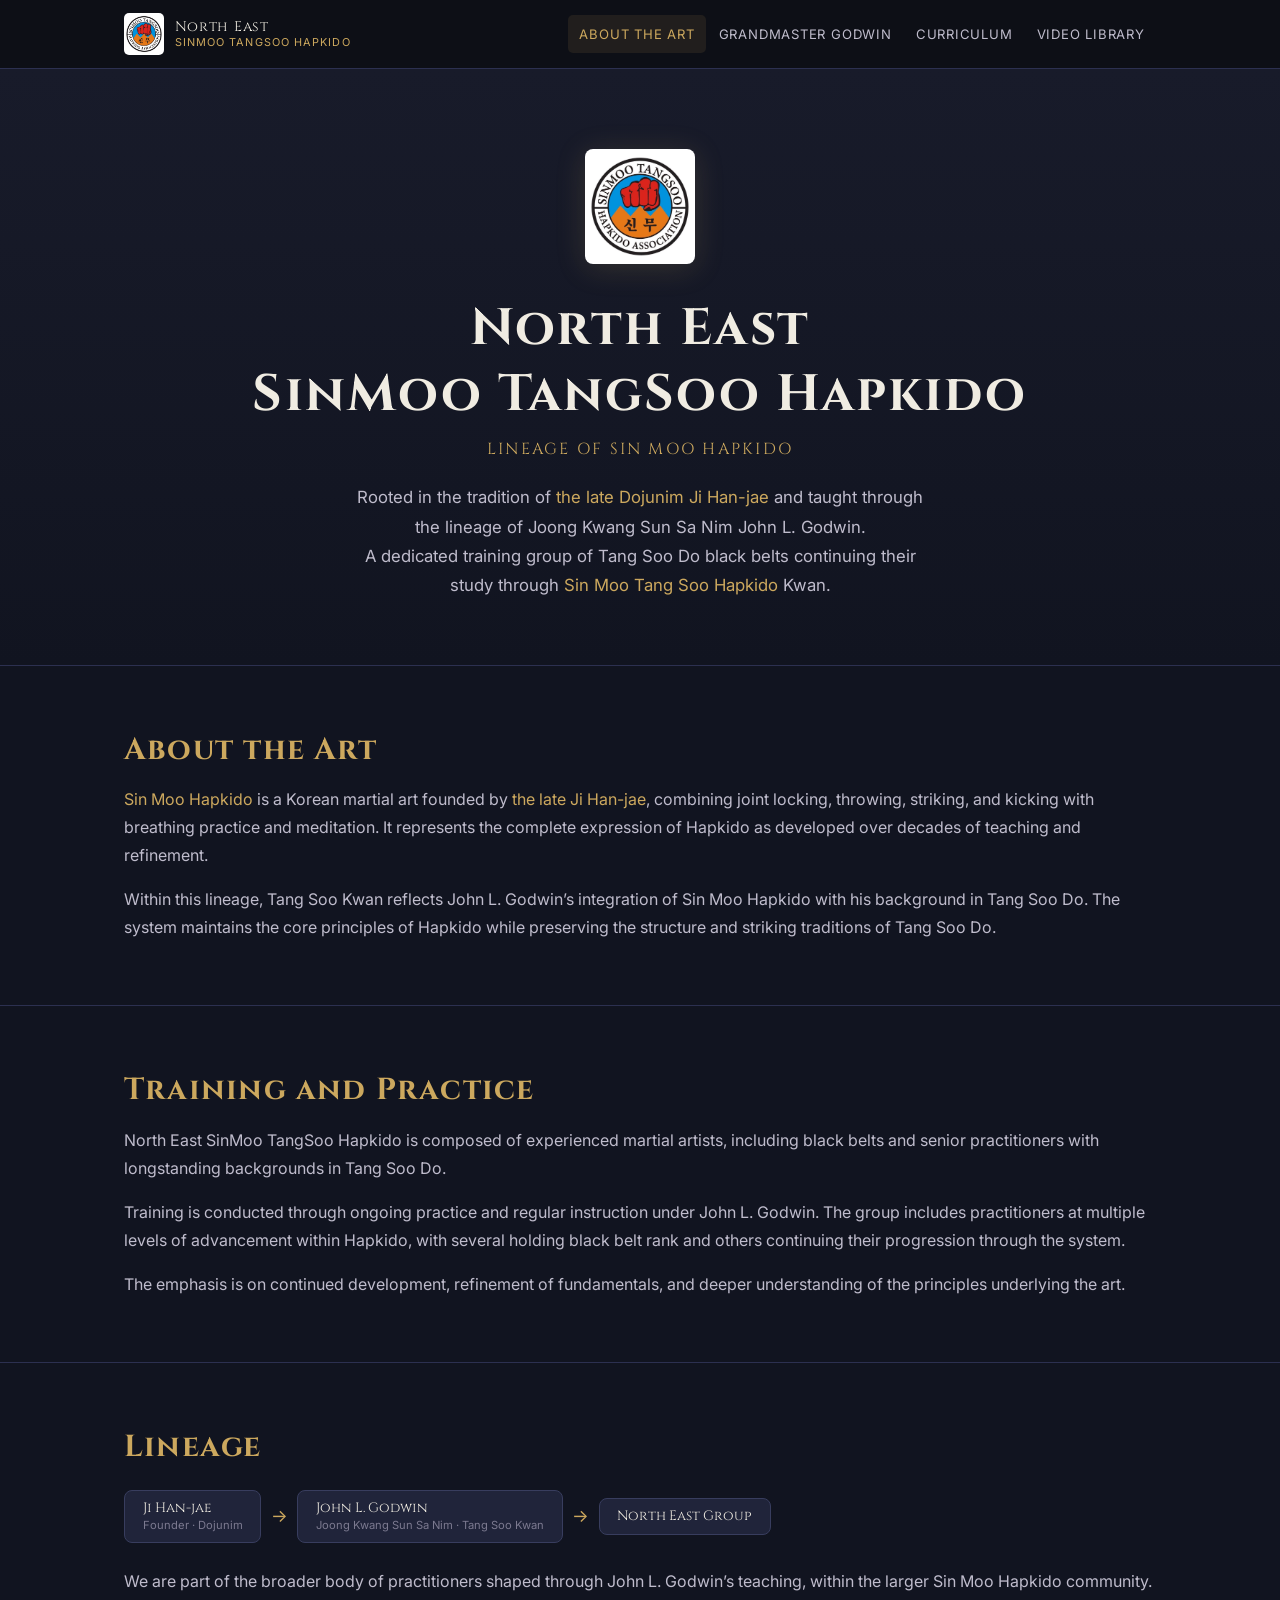
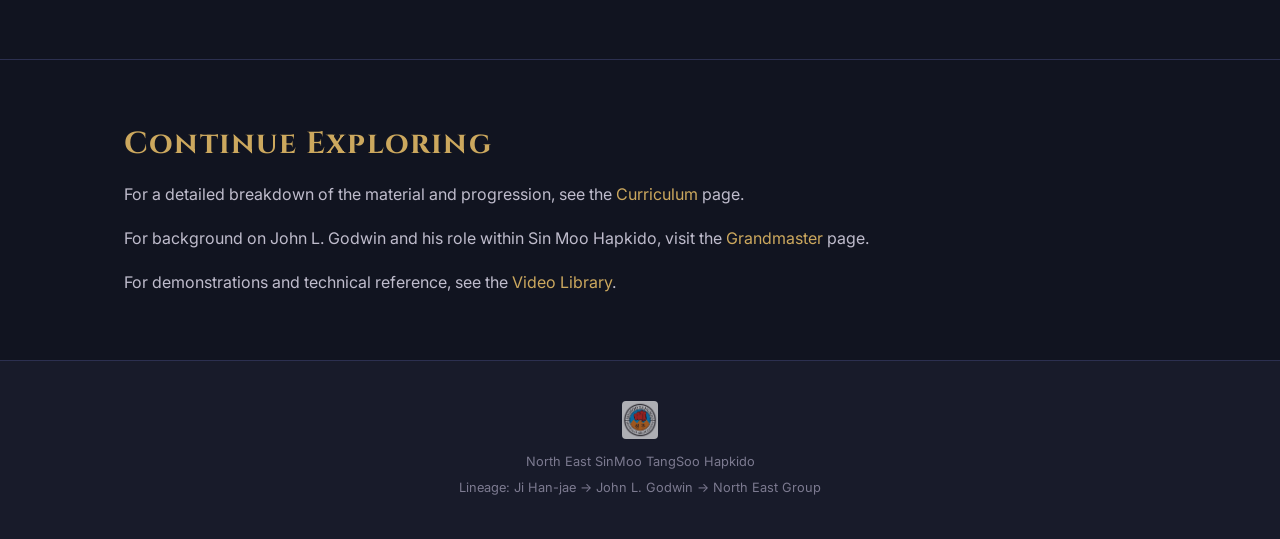
<file: index.html>
<!DOCTYPE html>
<html lang="en">
<head>
  <meta charset="UTF-8">
  <meta name="viewport" content="width=device-width, initial-scale=1.0">
  <title>North East SinMoo TangSoo Hapkido</title>
  <link rel="preconnect" href="https://fonts.googleapis.com">
  <link href="https://fonts.googleapis.com/css2?family=Cinzel:wght@400;600;700&family=Inter:wght@300;400;500;600&display=swap" rel="stylesheet">
  <link rel="stylesheet" href="css/style.css">
</head>
<body>

  <header class="site-header">
    <nav class="nav-container">
      <a href="index.html" class="nav-logo">
        <img src="IMG_1116.jpeg" alt="North East SinMoo TangSoo Hapkido logo">
        <div class="nav-logo-text">
          <span class="school-name">North East</span>
          <span class="school-sub">SinMoo TangSoo Hapkido</span>
        </div>
      </a>
      <ul class="nav-links" id="nav-links">
        <li><a href="index.html" class="active">About the Art</a></li>
        <li><a href="grandmaster.html">Grandmaster Godwin</a></li>
        <li><a href="curriculum.html">Curriculum</a></li>
        <li><a href="videos.html">Video Library</a></li>
      </ul>
      <button class="nav-toggle" id="nav-toggle" aria-label="Toggle navigation">&#9776;</button>
    </nav>
  </header>

  <!-- HERO -->
  <section class="hero">
    <div class="container">
      <img src="IMG_1116.jpeg" alt="North East SinMoo TangSoo Hapkido" class="hero-logo">
      <h1 class="hero-title">North East<br>SinMoo TangSoo Hapkido</h1>
      <p class="hero-subtitle">Lineage of Sin Moo Hapkido</p>
      <p class="hero-tagline">
        Rooted in the tradition of 
        <a href="https://en.wikipedia.org/wiki/Ji_Han-jae" target="_blank" rel="noopener">the late Dojunim Ji Han-jae</a> 
        and taught through the lineage of Joong Kwang Sun Sa Nim John L. Godwin.
      </p>
      <p class="hero-tagline">
        A dedicated training group of Tang Soo Do black belts continuing their study through 
        <a href="https://en.wikipedia.org/wiki/Sin_Moo_Hapkido" target="_blank" rel="noopener">Sin Moo Tang Soo Hapkido</a> Kwan.      </p>
    </div>
  </section>

  <!-- ABOUT THE ART -->
  <section class="section">
    <div class="container">
      <h2>About the Art</h2>
      <p>
        <a href="https://en.wikipedia.org/wiki/Sin_Moo_Hapkido" target="_blank" rel="noopener">Sin Moo Hapkido</a> 
        is a Korean martial art founded by 
        <a href="https://en.wikipedia.org/wiki/Ji_Han-jae" target="_blank" rel="noopener">the late Ji Han-jae</a>, 
        combining joint locking, throwing, striking, and kicking with breathing practice and meditation. 
        It represents the complete expression of Hapkido as developed over decades of teaching and refinement.
      </p>
      <p>
        Within this lineage, Tang Soo Kwan reflects John L. Godwin’s integration of Sin Moo Hapkido with his background in Tang Soo Do. 
        The system maintains the core principles of Hapkido while preserving the structure and striking traditions of Tang Soo Do.
      </p>
    </div>
  </section>

  <!-- TRAINING -->
  <section class="section">
    <div class="container">
      <h2>Training and Practice</h2>
      <p>
        North East SinMoo TangSoo Hapkido is composed of experienced martial artists, including black belts and senior practitioners with longstanding backgrounds in Tang Soo Do.
      </p>
      <p>
        Training is conducted through ongoing practice and regular instruction under John L. Godwin. 
        The group includes practitioners at multiple levels of advancement within Hapkido, with several holding black belt rank and others continuing their progression through the system.
      </p>
      <p>
        The emphasis is on continued development, refinement of fundamentals, and deeper understanding of the principles underlying the art.
      </p>
    </div>
  </section>

  <!-- LINEAGE -->
  <section class="section">
    <div class="container">
      <h2>Lineage</h2>
      <div class="lineage">
        <div class="lineage-node">
          Ji Han-jae
          <small>Founder · Dojunim</small>
        </div>
        <span class="lineage-arrow">&#8594;</span>
        <div class="lineage-node">
          John L. Godwin
          <small>Joong Kwang Sun Sa Nim · Tang Soo Kwan</small>
        </div>
        <span class="lineage-arrow">&#8594;</span>
        <div class="lineage-node">
          North East Group
        </div>
      </div>
      <p>
        We are part of the broader body of practitioners shaped through John L. Godwin’s teaching, within the larger Sin Moo Hapkido community.
      </p>
    </div>
  </section>

  <!-- CONTINUE -->
  <section class="section">
    <div class="container">
      <h2>Continue Exploring</h2>
      <p>
        For a detailed breakdown of the material and progression, see the <a href="curriculum.html">Curriculum</a> page.
      </p>
      <p>
        For background on John L. Godwin and his role within Sin Moo Hapkido, visit the <a href="grandmaster.html">Grandmaster</a> page.
      </p>
      <p>
        For demonstrations and technical reference, see the <a href="videos.html">Video Library</a>.
      </p>
    </div>
  </section>

  <footer class="site-footer">
    <div class="container">
      <img src="IMG_1116.jpeg" alt="Logo" class="footer-logo">
      <p>North East SinMoo TangSoo Hapkido</p>
      <p>Lineage: Ji Han-jae &rarr; John L. Godwin &rarr; North East Group</p>
    </div>
  </footer>

  <script src="js/main.js"></script>
</body>
</html>
</file>
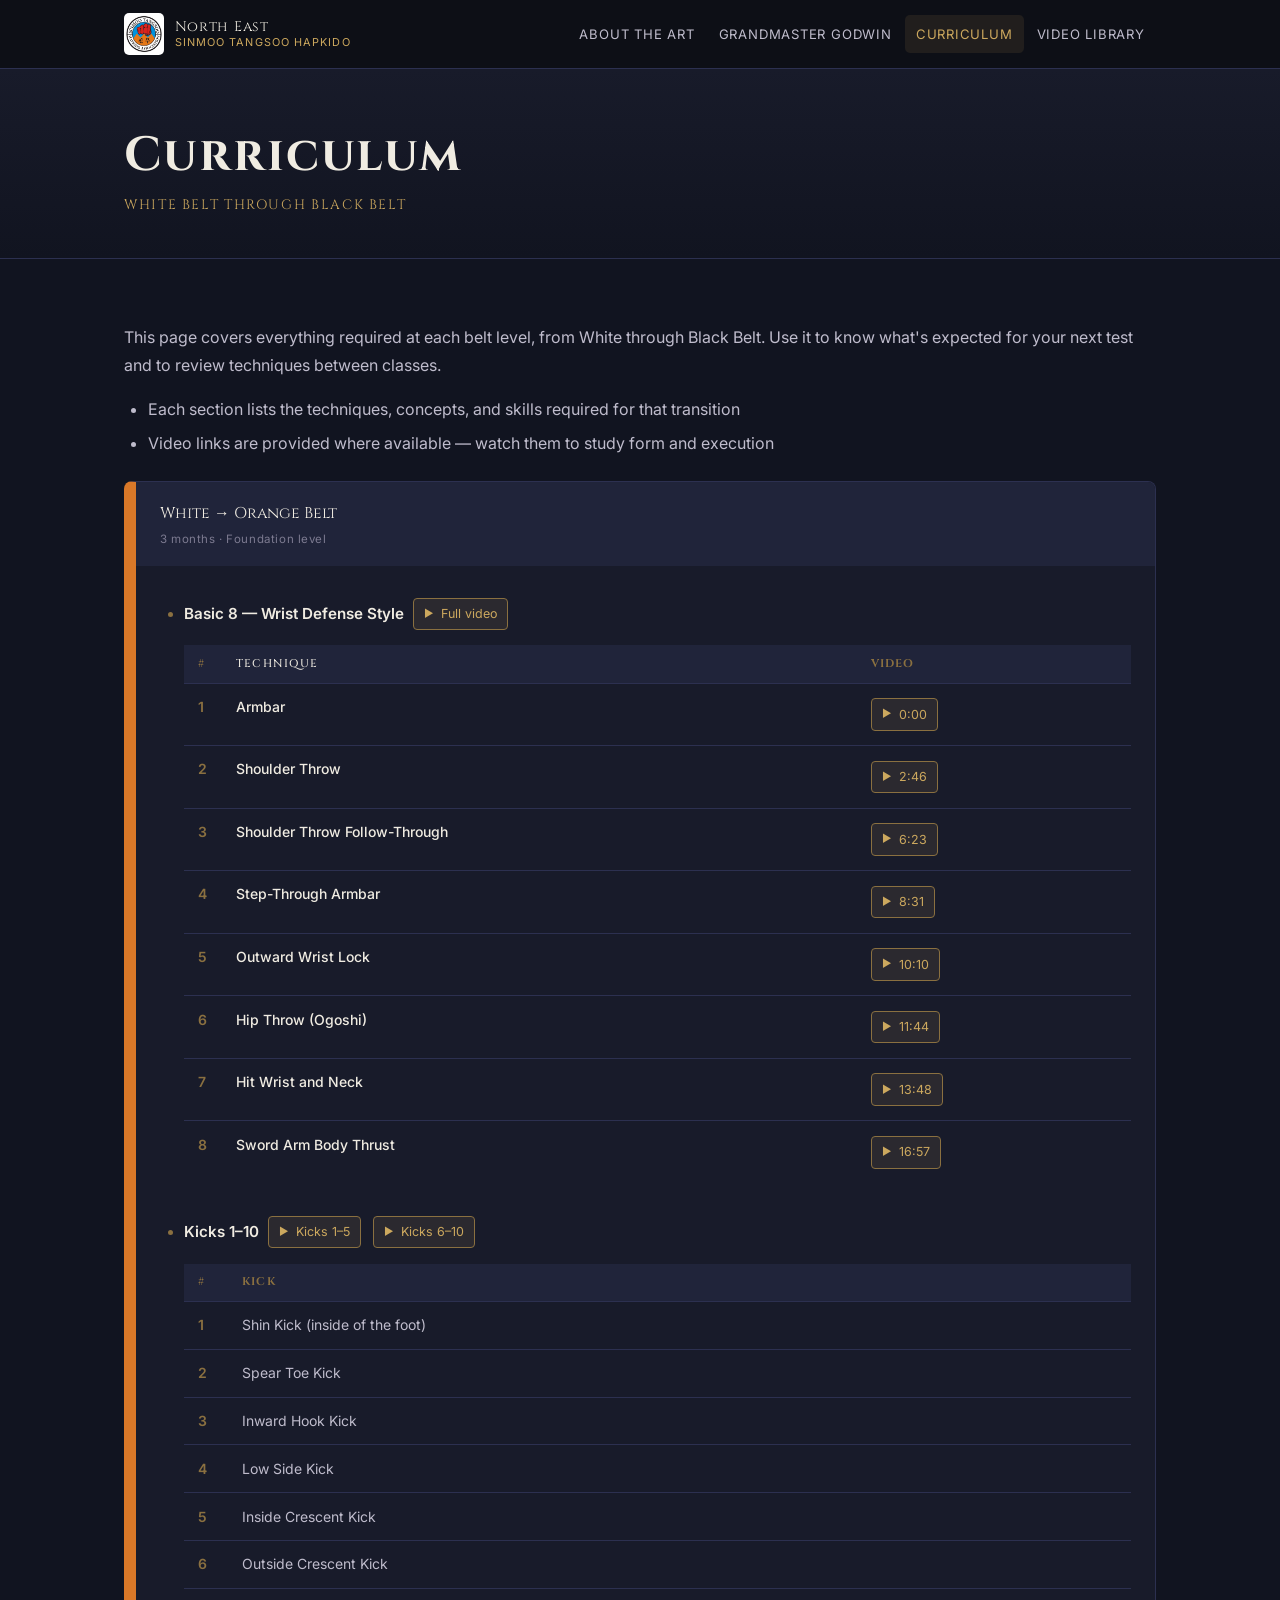
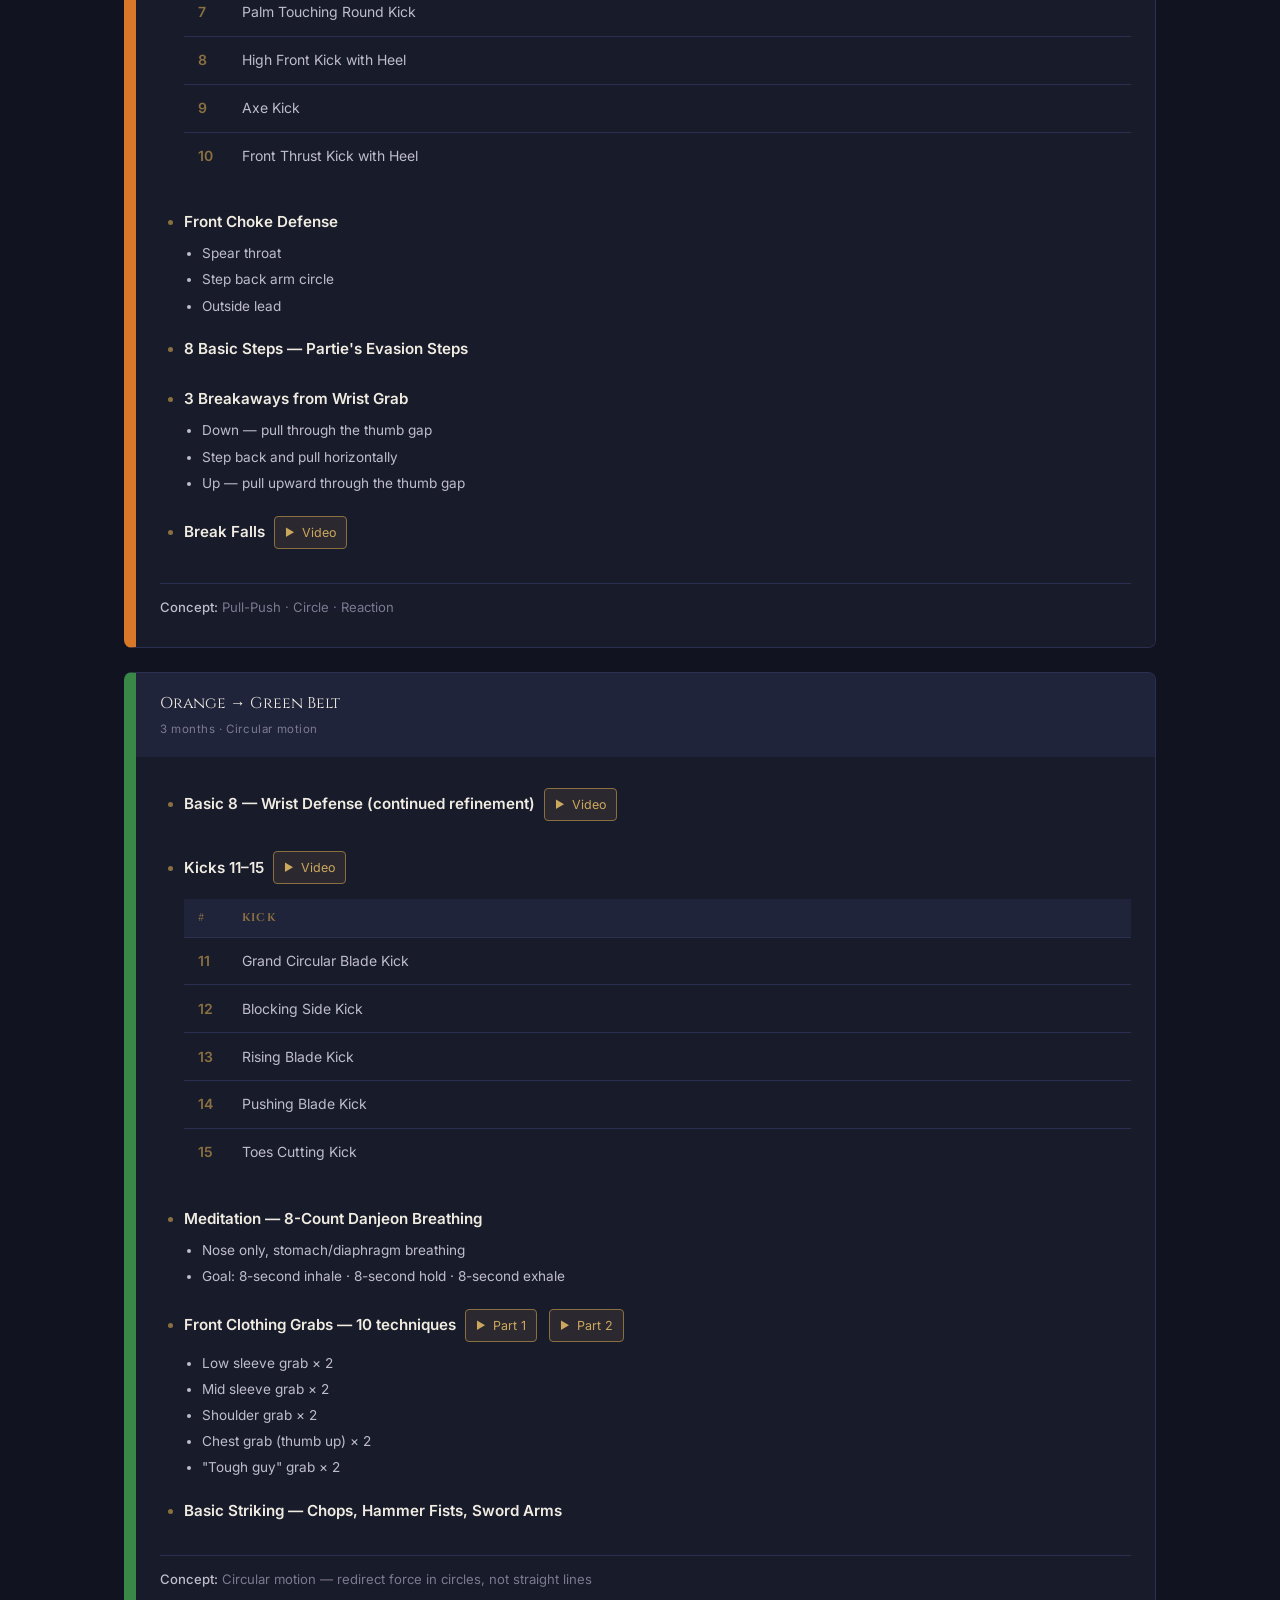
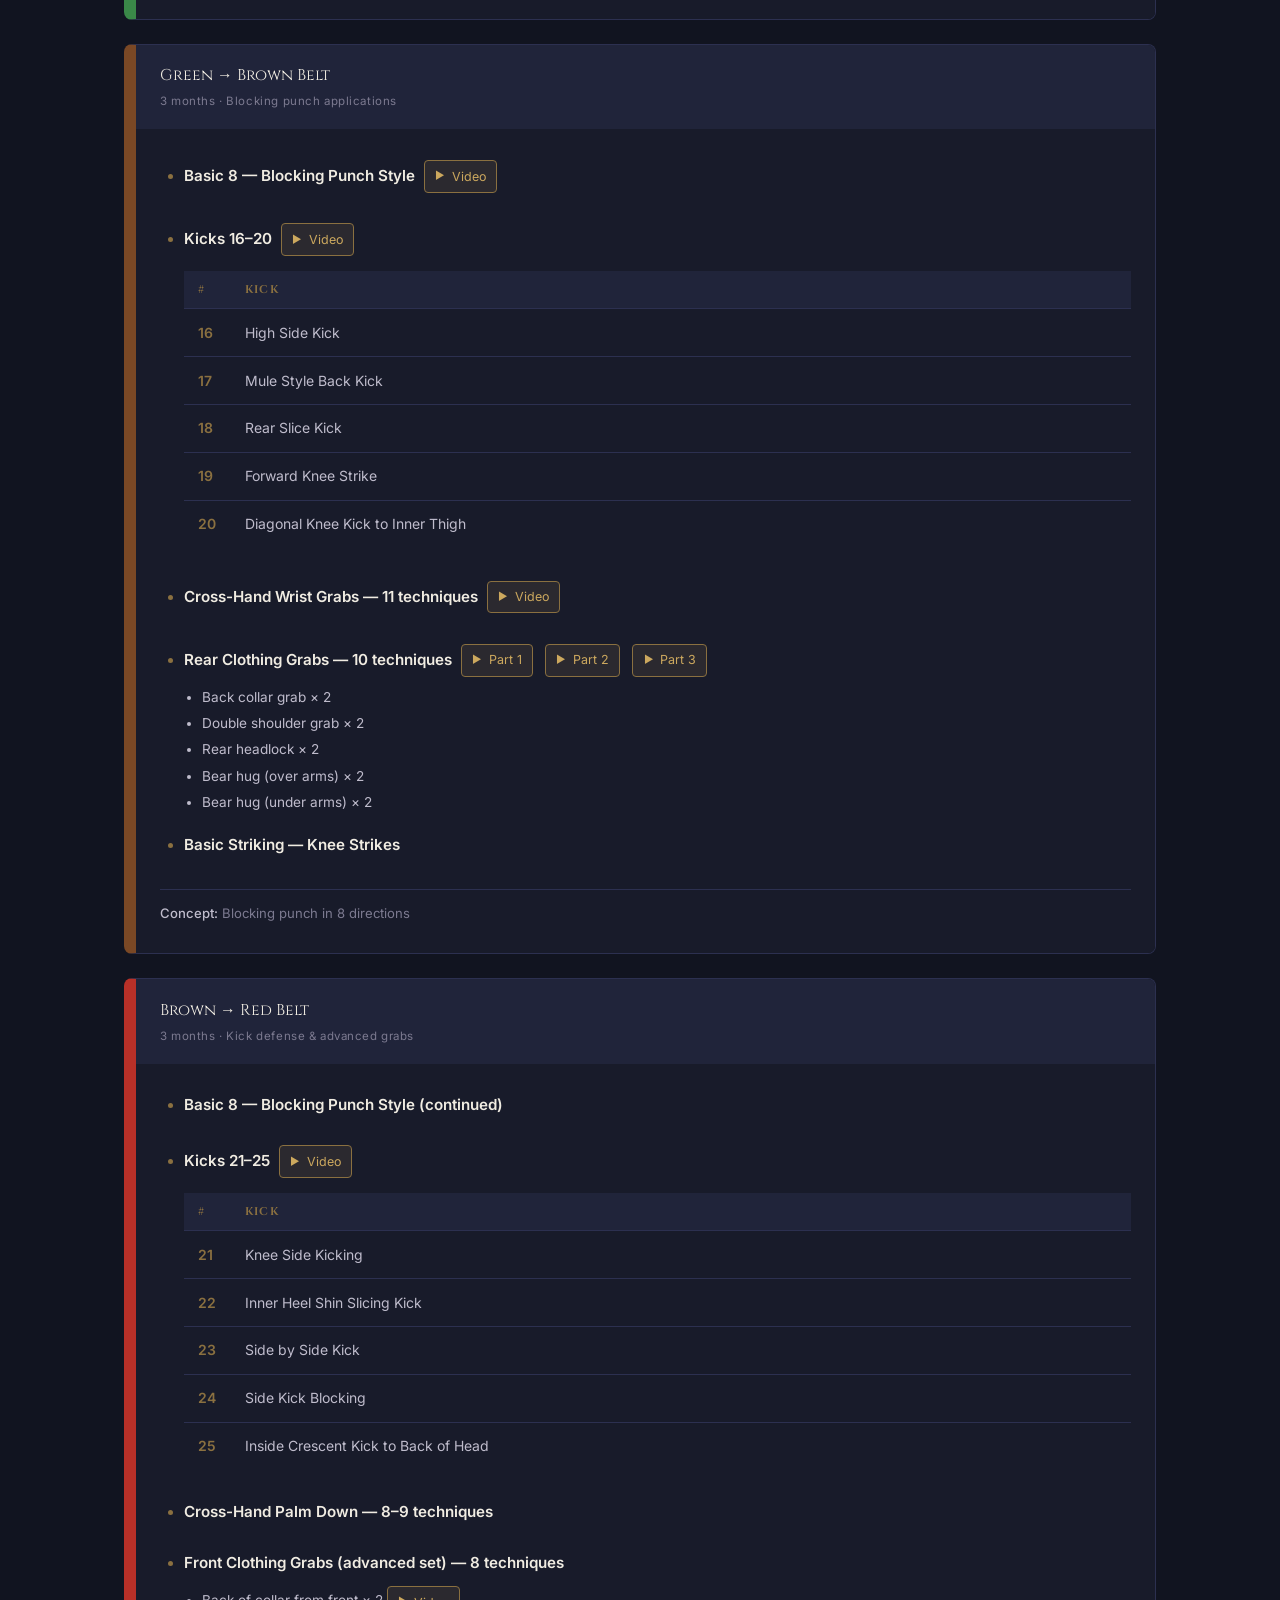
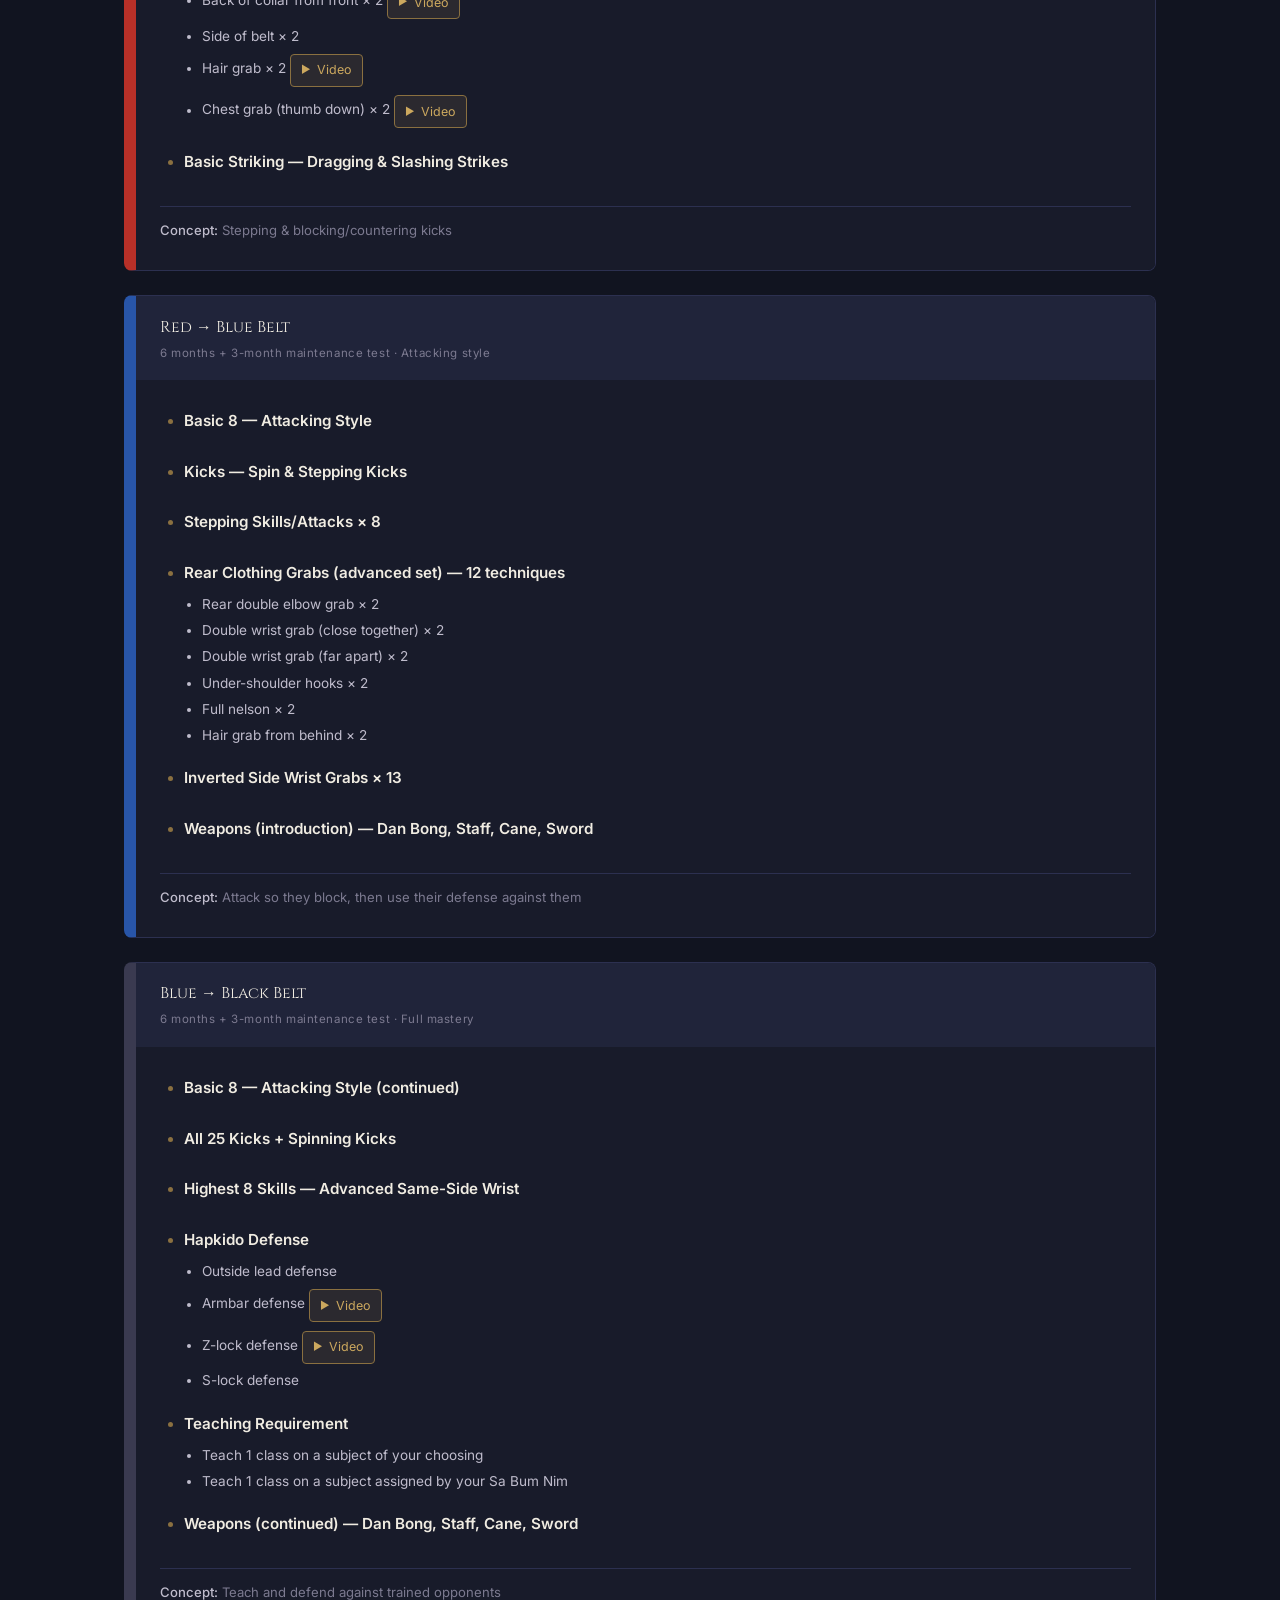
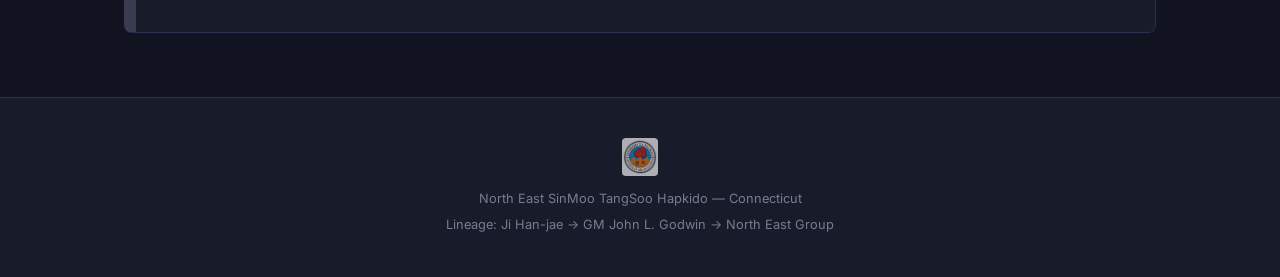
<file: curriculum.html>
<!DOCTYPE html>
<html lang="en">
<head>
  <meta charset="UTF-8">
  <meta name="viewport" content="width=device-width, initial-scale=1.0">
  <title>Curriculum &mdash; North East SinMoo TangSoo Hapkido</title>
  <link rel="preconnect" href="https://fonts.googleapis.com">
  <link href="https://fonts.googleapis.com/css2?family=Cinzel:wght@400;600;700&family=Inter:wght@300;400;500;600&display=swap" rel="stylesheet">
  <link rel="stylesheet" href="css/style.css">
</head>
<body>

  <header class="site-header">
    <nav class="nav-container">
      <a href="index.html" class="nav-logo">
        <img src="IMG_1116.jpeg" alt="North East SinMoo TangSoo Hapkido logo">
        <div class="nav-logo-text">
          <span class="school-name">North East</span>
          <span class="school-sub">SinMoo TangSoo Hapkido</span>
        </div>
      </a>
      <ul class="nav-links" id="nav-links">
        <li><a href="index.html">About the Art</a></li>
        <li><a href="grandmaster.html">Grandmaster Godwin</a></li>
        <li><a href="curriculum.html" class="active">Curriculum</a></li>
        <li><a href="videos.html">Video Library</a></li>
      </ul>
      <button class="nav-toggle" id="nav-toggle" aria-label="Toggle navigation">&#9776;</button>
    </nav>
  </header>

  <div class="page-header">
    <div class="container">
      <h1>Curriculum</h1>
      <p class="page-subtitle">White Belt through Black Belt</p>
    </div>
  </div>

  <section class="section">
    <div class="container">

      <p>This page covers everything required at each belt level, from White through Black Belt. Use it to know what's expected for your next test and to review techniques between classes.</p>

      <ul style="margin-bottom: 1.5rem">
        <li>Each section lists the techniques, concepts, and skills required for that transition</li>
        <li>Video links are provided where available &mdash; watch them to study form and execution</li>
      </ul>

      <!-- ===== ACCORDION ===== -->
      <div class="accordion" data-no-accordion>

        <!-- WHITE → ORANGE -->
        <div class="accordion-item" style="border-left: 12px solid var(--belt-orange)">
          <div class="accordion-header">
            <div class="accordion-info">
              <span class="accordion-title">White &rarr; Orange Belt</span>
              <span class="accordion-meta">3 months &middot; Foundation level</span>
            </div>
          </div>
          <div class="accordion-body open">
            <ul class="requirements">
              <li>
                <div class="req-header">
                  <span class="req-name">Basic 8 &mdash; Wrist Defense Style</span>
                  <a href="https://www.youtube.com/watch?v=MKYKdG0iPhg" target="_blank" class="video-link">Full video</a>
                </div>
                <table class="technique-table">
                  <thead><tr><th class="num">#</th><th class="name">Technique</th><th>Video</th></tr></thead>
                  <tbody>
                    <tr><td class="num">1</td><td class="name">Armbar</td><td><a href="https://www.youtube.com/watch?v=MKYKdG0iPhg" target="_blank" class="video-link">0:00</a></td></tr>
                    <tr><td class="num">2</td><td class="name">Shoulder Throw</td><td><a href="https://youtu.be/MKYKdG0iPhg?t=166" target="_blank" class="video-link">2:46</a></td></tr>
                    <tr><td class="num">3</td><td class="name">Shoulder Throw Follow-Through</td><td><a href="https://youtu.be/MKYKdG0iPhg?t=383" target="_blank" class="video-link">6:23</a></td></tr>
                    <tr><td class="num">4</td><td class="name">Step-Through Armbar</td><td><a href="https://youtu.be/MKYKdG0iPhg?t=511" target="_blank" class="video-link">8:31</a></td></tr>
                    <tr><td class="num">5</td><td class="name">Outward Wrist Lock</td><td><a href="https://youtu.be/MKYKdG0iPhg?t=610" target="_blank" class="video-link">10:10</a></td></tr>
                    <tr><td class="num">6</td><td class="name">Hip Throw (Ogoshi)</td><td><a href="https://youtu.be/MKYKdG0iPhg?t=704" target="_blank" class="video-link">11:44</a></td></tr>
                    <tr><td class="num">7</td><td class="name">Hit Wrist and Neck</td><td><a href="https://youtu.be/MKYKdG0iPhg?t=828" target="_blank" class="video-link">13:48</a></td></tr>
                    <tr><td class="num">8</td><td class="name">Sword Arm Body Thrust</td><td><a href="https://youtu.be/MKYKdG0iPhg?t=1017" target="_blank" class="video-link">16:57</a></td></tr>
                  </tbody>
                </table>
              </li>
              <li>
                <div class="req-header">
                  <span class="req-name">Kicks 1&ndash;10</span>
                  <a href="https://www.youtube.com/watch?v=a-BAEF_37_M" target="_blank" class="video-link">Kicks 1&ndash;5</a>
                  <a href="https://www.youtube.com/watch?v=jU7ji34yNag" target="_blank" class="video-link">Kicks 6&ndash;10</a>
                </div>
                <table class="technique-table">
                  <thead><tr><th class="num">#</th><th>Kick</th></tr></thead>
                  <tbody>
                    <tr><td class="num">1</td><td>Shin Kick (inside of the foot)</td></tr>
                    <tr><td class="num">2</td><td>Spear Toe Kick</td></tr>
                    <tr><td class="num">3</td><td>Inward Hook Kick</td></tr>
                    <tr><td class="num">4</td><td>Low Side Kick</td></tr>
                    <tr><td class="num">5</td><td>Inside Crescent Kick</td></tr>
                    <tr><td class="num">6</td><td>Outside Crescent Kick</td></tr>
                    <tr><td class="num">7</td><td>Palm Touching Round Kick</td></tr>
                    <tr><td class="num">8</td><td>High Front Kick with Heel</td></tr>
                    <tr><td class="num">9</td><td>Axe Kick</td></tr>
                    <tr><td class="num">10</td><td>Front Thrust Kick with Heel</td></tr>
                  </tbody>
                </table>
              </li>
              <li>
                <div class="req-header">
                  <span class="req-name">Front Choke Defense</span>
                </div>
                <ul class="req-sub">
                  <li>Spear throat</li>
                  <li>Step back arm circle</li>
                  <li>Outside lead</li>
                </ul>
              </li>
              <li>
                <div class="req-header">
                  <span class="req-name">8 Basic Steps &mdash; Partie's Evasion Steps</span>
                </div>
              </li>
              <li>
                <div class="req-header">
                  <span class="req-name">3 Breakaways from Wrist Grab</span>
                </div>
                <ul class="req-sub">
                  <li>Down &mdash; pull through the thumb gap</li>
                  <li>Step back and pull horizontally</li>
                  <li>Up &mdash; pull upward through the thumb gap</li>
                </ul>
              </li>
              <li>
                <div class="req-header">
                  <span class="req-name">Break Falls</span>
                  <a href="https://www.youtube.com/watch?v=MDwVrR5rKBg" target="_blank" class="video-link">Video</a>
                </div>
              </li>
            </ul>
            <p class="concept-note"><strong>Concept:</strong> Pull-Push &middot; Circle &middot; Reaction</p>
          </div>
        </div><!-- /WHITE-ORANGE -->

        <!-- ORANGE → GREEN -->
        <div class="accordion-item" style="border-left: 12px solid var(--belt-green)">
          <div class="accordion-header">
            <div class="accordion-info">
              <span class="accordion-title">Orange &rarr; Green Belt</span>
              <span class="accordion-meta">3 months &middot; Circular motion</span>
            </div>
          </div>
          <div class="accordion-body open">
            <ul class="requirements">
              <li>
                <div class="req-header">
                  <span class="req-name">Basic 8 &mdash; Wrist Defense (continued refinement)</span>
                  <a href="https://www.youtube.com/watch?v=MKYKdG0iPhg" target="_blank" class="video-link">Video</a>
                </div>
              </li>
              <li>
                <div class="req-header">
                  <span class="req-name">Kicks 11&ndash;15</span>
                  <a href="https://www.youtube.com/watch?v=CUwoi9UEfjU" target="_blank" class="video-link">Video</a>
                </div>
                <table class="technique-table">
                  <thead><tr><th class="num">#</th><th>Kick</th></tr></thead>
                  <tbody>
                    <tr><td class="num">11</td><td>Grand Circular Blade Kick</td></tr>
                    <tr><td class="num">12</td><td>Blocking Side Kick</td></tr>
                    <tr><td class="num">13</td><td>Rising Blade Kick</td></tr>
                    <tr><td class="num">14</td><td>Pushing Blade Kick</td></tr>
                    <tr><td class="num">15</td><td>Toes Cutting Kick</td></tr>
                  </tbody>
                </table>
              </li>
              <li>
                <div class="req-header">
                  <span class="req-name">Meditation &mdash; 8-Count Danjeon Breathing</span>
                </div>
                <ul class="req-sub">
                  <li>Nose only, stomach/diaphragm breathing</li>
                  <li>Goal: 8-second inhale &middot; 8-second hold &middot; 8-second exhale</li>
                </ul>
              </li>
              <li>
                <div class="req-header">
                  <span class="req-name">Front Clothing Grabs &mdash; 10 techniques</span>
                  <a href="https://www.youtube.com/watch?v=OHiaBx9npuc" target="_blank" class="video-link">Part 1</a>
                  <a href="https://www.youtube.com/watch?v=XqQF4NPoF5Q" target="_blank" class="video-link">Part 2</a>
                </div>
                <ul class="req-sub">
                  <li>Low sleeve grab &times; 2</li>
                  <li>Mid sleeve grab &times; 2</li>
                  <li>Shoulder grab &times; 2</li>
                  <li>Chest grab (thumb up) &times; 2</li>
                  <li>"Tough guy" grab &times; 2</li>
                </ul>
              </li>
              <li>
                <div class="req-header">
                  <span class="req-name">Basic Striking &mdash; Chops, Hammer Fists, Sword Arms</span>
                </div>
              </li>
            </ul>
            <p class="concept-note"><strong>Concept:</strong> Circular motion &mdash; redirect force in circles, not straight lines</p>
          </div>
        </div><!-- /ORANGE-GREEN -->

        <!-- GREEN → BROWN -->
        <div class="accordion-item" style="border-left: 12px solid var(--belt-brown)">
          <div class="accordion-header">
            <div class="accordion-info">
              <span class="accordion-title">Green &rarr; Brown Belt</span>
              <span class="accordion-meta">3 months &middot; Blocking punch applications</span>
            </div>
          </div>
          <div class="accordion-body open">
            <ul class="requirements">
              <li>
                <div class="req-header">
                  <span class="req-name">Basic 8 &mdash; Blocking Punch Style</span>
                  <a href="https://www.youtube.com/watch?v=MKYKdG0iPhg" target="_blank" class="video-link">Video</a>
                </div>
              </li>
              <li>
                <div class="req-header">
                  <span class="req-name">Kicks 16&ndash;20</span>
                  <a href="https://www.youtube.com/watch?v=DdwgqK0wjFs" target="_blank" class="video-link">Video</a>
                </div>
                <table class="technique-table">
                  <thead><tr><th class="num">#</th><th>Kick</th></tr></thead>
                  <tbody>
                    <tr><td class="num">16</td><td>High Side Kick</td></tr>
                    <tr><td class="num">17</td><td>Mule Style Back Kick</td></tr>
                    <tr><td class="num">18</td><td>Rear Slice Kick</td></tr>
                    <tr><td class="num">19</td><td>Forward Knee Strike</td></tr>
                    <tr><td class="num">20</td><td>Diagonal Knee Kick to Inner Thigh</td></tr>
                  </tbody>
                </table>
              </li>
              <li>
                <div class="req-header">
                  <span class="req-name">Cross-Hand Wrist Grabs &mdash; 11 techniques</span>
                  <a href="https://www.youtube.com/watch?v=iY9kv_fclrE" target="_blank" class="video-link">Video</a>
                </div>
              </li>
              <li>
                <div class="req-header">
                  <span class="req-name">Rear Clothing Grabs &mdash; 10 techniques</span>
                  <a href="https://www.youtube.com/watch?v=g6rZCXQnE1c" target="_blank" class="video-link">Part 1</a>
                  <a href="https://www.youtube.com/watch?v=rmwiRZNk1vs" target="_blank" class="video-link">Part 2</a>
                  <a href="https://www.youtube.com/watch?v=fL_V57Z4LEQ" target="_blank" class="video-link">Part 3</a>
                </div>
                <ul class="req-sub">
                  <li>Back collar grab &times; 2</li>
                  <li>Double shoulder grab &times; 2</li>
                  <li>Rear headlock &times; 2</li>
                  <li>Bear hug (over arms) &times; 2</li>
                  <li>Bear hug (under arms) &times; 2</li>
                </ul>
              </li>
              <li>
                <div class="req-header">
                  <span class="req-name">Basic Striking &mdash; Knee Strikes</span>
                </div>
              </li>
            </ul>
            <p class="concept-note"><strong>Concept:</strong> Blocking punch in 8 directions</p>
          </div>
        </div><!-- /GREEN-BROWN -->

        <!-- BROWN → RED -->
        <div class="accordion-item" style="border-left: 12px solid var(--belt-red)">
          <div class="accordion-header">
            <div class="accordion-info">
              <span class="accordion-title">Brown &rarr; Red Belt</span>
              <span class="accordion-meta">3 months &middot; Kick defense &amp; advanced grabs</span>
            </div>
          </div>
          <div class="accordion-body open">
            <ul class="requirements">
              <li>
                <div class="req-header">
                  <span class="req-name">Basic 8 &mdash; Blocking Punch Style (continued)</span>
                </div>
              </li>
              <li>
                <div class="req-header">
                  <span class="req-name">Kicks 21&ndash;25</span>
                  <a href="https://www.youtube.com/watch?v=UHUGVsDO04A" target="_blank" class="video-link">Video</a>
                </div>
                <table class="technique-table">
                  <thead><tr><th class="num">#</th><th>Kick</th></tr></thead>
                  <tbody>
                    <tr><td class="num">21</td><td>Knee Side Kicking</td></tr>
                    <tr><td class="num">22</td><td>Inner Heel Shin Slicing Kick</td></tr>
                    <tr><td class="num">23</td><td>Side by Side Kick</td></tr>
                    <tr><td class="num">24</td><td>Side Kick Blocking</td></tr>
                    <tr><td class="num">25</td><td>Inside Crescent Kick to Back of Head</td></tr>
                  </tbody>
                </table>
              </li>
              <li>
                <div class="req-header">
                  <span class="req-name">Cross-Hand Palm Down &mdash; 8&ndash;9 techniques</span>
                </div>
              </li>
              <li>
                <div class="req-header">
                  <span class="req-name">Front Clothing Grabs (advanced set) &mdash; 8 techniques</span>
                </div>
                <ul class="req-sub">
                  <li>Back of collar from front &times; 2 <a href="https://www.youtube.com/watch?v=TpCO-4JlCDs" target="_blank" class="video-link">Video</a></li>
                  <li>Side of belt &times; 2</li>
                  <li>Hair grab &times; 2 <a href="https://www.youtube.com/watch?v=xVQzrTuEd5Q" target="_blank" class="video-link">Video</a></li>
                  <li>Chest grab (thumb down) &times; 2 <a href="https://www.youtube.com/watch?v=obzK8SCHa1g" target="_blank" class="video-link">Video</a></li>
                </ul>
              </li>
              <li>
                <div class="req-header">
                  <span class="req-name">Basic Striking &mdash; Dragging &amp; Slashing Strikes</span>
                </div>
              </li>
            </ul>
            <p class="concept-note"><strong>Concept:</strong> Stepping &amp; blocking/countering kicks</p>
          </div>
        </div><!-- /BROWN-RED -->

        <!-- RED → BLUE -->
        <div class="accordion-item" style="border-left: 12px solid var(--belt-blue)">
          <div class="accordion-header">
            <div class="accordion-info">
              <span class="accordion-title">Red &rarr; Blue Belt</span>
              <span class="accordion-meta">6 months + 3-month maintenance test &middot; Attacking style</span>
            </div>
          </div>
          <div class="accordion-body open">
            <ul class="requirements">
              <li>
                <div class="req-header">
                  <span class="req-name">Basic 8 &mdash; Attacking Style</span>
                </div>
              </li>
              <li>
                <div class="req-header">
                  <span class="req-name">Kicks &mdash; Spin &amp; Stepping Kicks</span>
                </div>
              </li>
              <li>
                <div class="req-header">
                  <span class="req-name">Stepping Skills/Attacks &times; 8</span>
                </div>
              </li>
              <li>
                <div class="req-header">
                  <span class="req-name">Rear Clothing Grabs (advanced set) &mdash; 12 techniques</span>
                </div>
                <ul class="req-sub">
                  <li>Rear double elbow grab &times; 2</li>
                  <li>Double wrist grab (close together) &times; 2</li>
                  <li>Double wrist grab (far apart) &times; 2</li>
                  <li>Under-shoulder hooks &times; 2</li>
                  <li>Full nelson &times; 2</li>
                  <li>Hair grab from behind &times; 2</li>
                </ul>
              </li>
              <li>
                <div class="req-header">
                  <span class="req-name">Inverted Side Wrist Grabs &times; 13</span>
                </div>
              </li>
              <li>
                <div class="req-header">
                  <span class="req-name">Weapons (introduction) &mdash; Dan Bong, Staff, Cane, Sword</span>
                </div>
              </li>
            </ul>
            <p class="concept-note"><strong>Concept:</strong> Attack so they block, then use their defense against them</p>
          </div>
        </div><!-- /RED-BLUE -->

        <!-- BLUE → BLACK -->
        <div class="accordion-item" style="border-left: 12px solid #3a3a50">
          <div class="accordion-header">
            <div class="accordion-info">
              <span class="accordion-title">Blue &rarr; Black Belt</span>
              <span class="accordion-meta">6 months + 3-month maintenance test &middot; Full mastery</span>
            </div>
          </div>
          <div class="accordion-body open">
            <ul class="requirements">
              <li>
                <div class="req-header">
                  <span class="req-name">Basic 8 &mdash; Attacking Style (continued)</span>
                </div>
              </li>
              <li>
                <div class="req-header">
                  <span class="req-name">All 25 Kicks + Spinning Kicks</span>
                </div>
              </li>
              <li>
                <div class="req-header">
                  <span class="req-name">Highest 8 Skills &mdash; Advanced Same-Side Wrist</span>
                </div>
              </li>
              <li>
                <div class="req-header">
                  <span class="req-name">Hapkido Defense</span>
                </div>
                <ul class="req-sub">
                  <li>Outside lead defense</li>
                  <li>Armbar defense <a href="https://www.youtube.com/watch?v=RMqaWX6ZJoY" target="_blank" class="video-link">Video</a></li>
                  <li>Z-lock defense <a href="https://www.youtube.com/watch?v=ggvzuBRCSvo" target="_blank" class="video-link">Video</a></li>
                  <li>S-lock defense</li>
                </ul>
              </li>
              <li>
                <div class="req-header">
                  <span class="req-name">Teaching Requirement</span>
                </div>
                <ul class="req-sub">
                  <li>Teach 1 class on a subject of your choosing</li>
                  <li>Teach 1 class on a subject assigned by your Sa Bum Nim</li>
                </ul>
              </li>
              <li>
                <div class="req-header">
                  <span class="req-name">Weapons (continued) &mdash; Dan Bong, Staff, Cane, Sword</span>
                </div>
              </li>
            </ul>
            <p class="concept-note"><strong>Concept:</strong> Teach and defend against trained opponents</p>
          </div>
        </div><!-- /BLUE-BLACK -->

      </div><!-- /accordion -->

      <div class="quick-ref-wrap" style="display:none">
        <table class="quick-ref-table">
          <thead>
            <tr>
              <th>Belt Transition</th>
              <th>Duration</th>
              <th>Basic 8 Style</th>
              <th>Kicks</th>
              <th>Main Technique Focus</th>
              <th>Concept</th>
            </tr>
          </thead>
          <tbody>
            <tr>
              <td>
                <span class="belt-tag">
                  <span class="belt-tag-dot" style="background: var(--belt-white); border: 1px solid #aaa"></span>
                  <span class="belt-tag-dot" style="background: var(--belt-orange)"></span>
                  White &rarr; Orange
                </span>
              </td>
              <td>3 months</td>
              <td>Wrist Defense</td>
              <td>1&ndash;10</td>
              <td>Choke defense, breakaways, break falls</td>
              <td>Pull-push, circle, reaction</td>
            </tr>
            <tr>
              <td>
                <span class="belt-tag">
                  <span class="belt-tag-dot" style="background: var(--belt-orange)"></span>
                  <span class="belt-tag-dot" style="background: var(--belt-green)"></span>
                  Orange &rarr; Green
                </span>
              </td>
              <td>3 months</td>
              <td>Wrist Defense</td>
              <td>11&ndash;15</td>
              <td>Front clothing grabs, meditation</td>
              <td>Circular motion</td>
            </tr>
            <tr>
              <td>
                <span class="belt-tag">
                  <span class="belt-tag-dot" style="background: var(--belt-green)"></span>
                  <span class="belt-tag-dot" style="background: var(--belt-brown)"></span>
                  Green &rarr; Brown
                </span>
              </td>
              <td>3 months</td>
              <td>Blocking Punch</td>
              <td>16&ndash;20</td>
              <td>Cross-hand wrist &times;11, rear grabs</td>
              <td>Blocking punch in 8 directions</td>
            </tr>
            <tr>
              <td>
                <span class="belt-tag">
                  <span class="belt-tag-dot" style="background: var(--belt-brown)"></span>
                  <span class="belt-tag-dot" style="background: var(--belt-red)"></span>
                  Brown &rarr; Red
                </span>
              </td>
              <td>3 months</td>
              <td>Blocking Punch</td>
              <td>21&ndash;25</td>
              <td>Cross-hand palm down, advanced front grabs</td>
              <td>Blocking &amp; countering kicks</td>
            </tr>
            <tr>
              <td>
                <span class="belt-tag">
                  <span class="belt-tag-dot" style="background: var(--belt-red)"></span>
                  <span class="belt-tag-dot" style="background: var(--belt-blue)"></span>
                  Red &rarr; Blue
                </span>
              </td>
              <td>6 + 3 months</td>
              <td>Attacking</td>
              <td>Spin/step kicks</td>
              <td>Rear grabs (advanced), inverted side wrist &times;13</td>
              <td>Attack to create openings</td>
            </tr>
            <tr>
              <td>
                <span class="belt-tag">
                  <span class="belt-tag-dot" style="background: var(--belt-blue)"></span>
                  <span class="belt-tag-dot" style="background: var(--belt-black); border:1px solid #555"></span>
                  Blue &rarr; Black
                </span>
              </td>
              <td>6 + 3 months</td>
              <td>Attacking</td>
              <td>All 25 + spins</td>
              <td>Highest 8, Hapkido defense, teaching</td>
              <td>Teach &amp; defend trained opponents</td>
            </tr>
          </tbody>
        </table>
      </div>

    </div>
  </section>

  <footer class="site-footer">
    <div class="container">
      <img src="IMG_1116.jpeg" alt="Logo" class="footer-logo">
      <p>North East SinMoo TangSoo Hapkido &mdash; Connecticut</p>
      <p>Lineage: Ji Han-jae &rarr; GM John L. Godwin &rarr; North East Group</p>
    </div>
  </footer>

  <script src="js/main.js"></script>
</body>
</html>
</file>
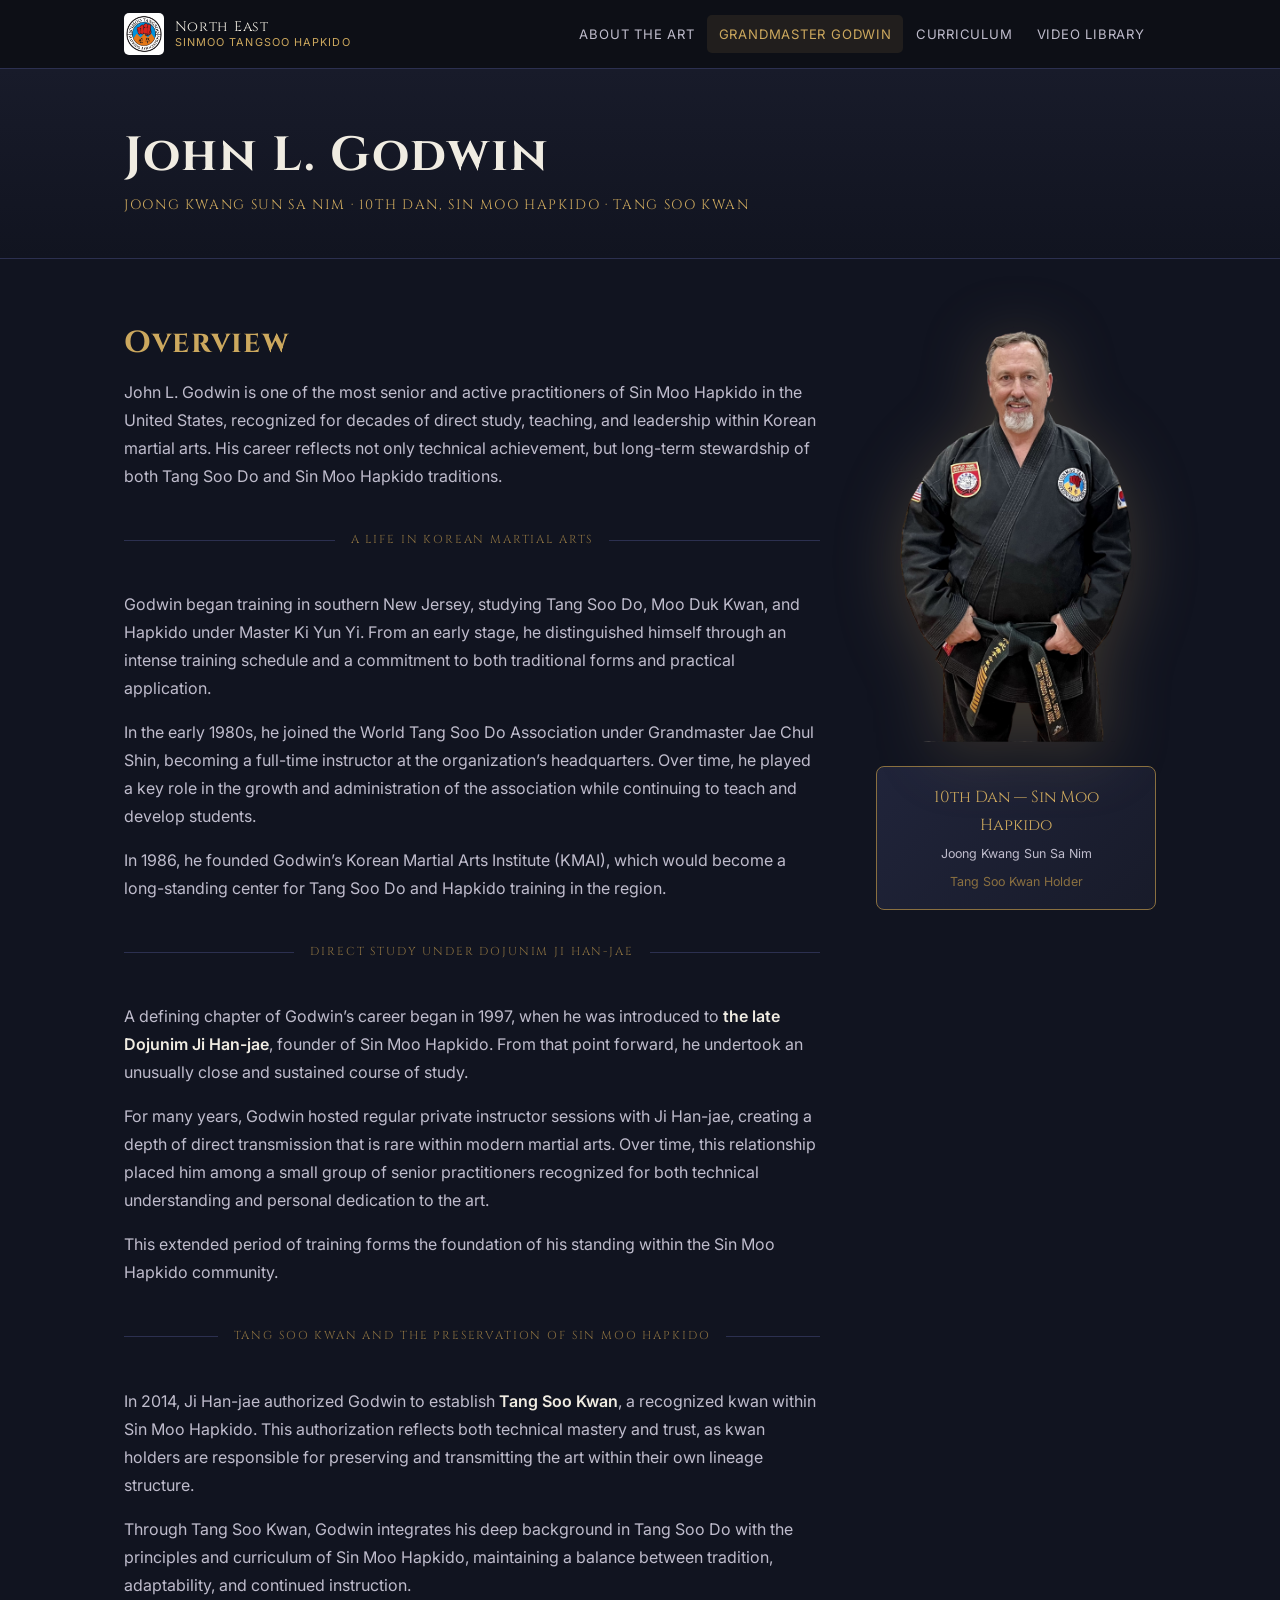
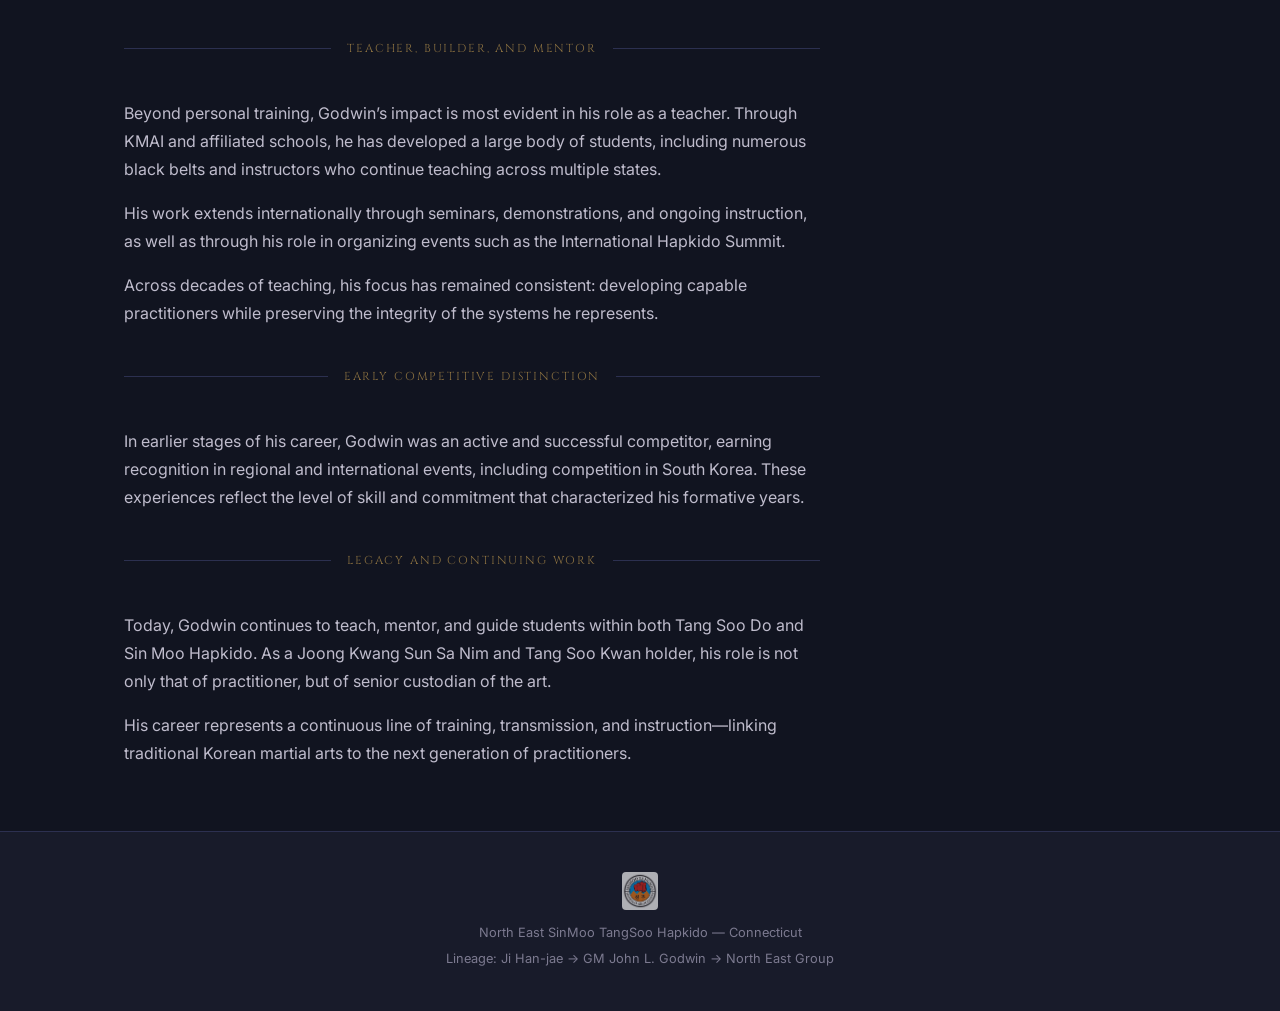
<file: grandmaster.html>
<!DOCTYPE html>
<html lang="en">
<head>
  <meta charset="UTF-8">
  <meta name="viewport" content="width=device-width, initial-scale=1.0">
  <title>Grandmaster John L. Godwin &mdash; North East SinMoo TangSoo Hapkido</title>
  <link rel="preconnect" href="https://fonts.googleapis.com">
  <link href="https://fonts.googleapis.com/css2?family=Cinzel:wght@400;600;700&family=Inter:wght@300;400;500;600&display=swap" rel="stylesheet">
  <link rel="stylesheet" href="css/style.css">
</head>
<body>

  <header class="site-header">
    <nav class="nav-container">
      <a href="index.html" class="nav-logo">
        <img src="IMG_1116.jpeg" alt="North East SinMoo TangSoo Hapkido logo">
        <div class="nav-logo-text">
          <span class="school-name">North East</span>
          <span class="school-sub">SinMoo TangSoo Hapkido</span>
        </div>
      </a>
      <ul class="nav-links" id="nav-links">
        <li><a href="index.html">About the Art</a></li>
        <li><a href="grandmaster.html" class="active">Grandmaster Godwin</a></li>
        <li><a href="curriculum.html">Curriculum</a></li>
        <li><a href="videos.html">Video Library</a></li>
      </ul>
      <button class="nav-toggle" id="nav-toggle" aria-label="Toggle navigation">&#9776;</button>
    </nav>
  </header>

  <div class="page-header">
    <div class="container">
      <h1>John L. Godwin</h1>
      <p class="page-subtitle">Joong Kwang Sun Sa Nim &middot; 10th Dan, Sin Moo Hapkido &middot; Tang Soo Kwan</p>
    </div>
  </div>

  <section class="section">
    <div class="container">
      <div class="gm-layout">

        <!-- LEFT: Bio -->
        <div class="gm-bio">

          <h2>Overview</h2>
          <p>John L. Godwin is one of the most senior and active practitioners of Sin Moo Hapkido in the United States, recognized for decades of direct study, teaching, and leadership within Korean martial arts. His career reflects not only technical achievement, but long-term stewardship of both Tang Soo Do and Sin Moo Hapkido traditions.</p>

          <div class="divider"><span class="divider-text">A Life in Korean Martial Arts</span></div>

          <p>Godwin began training in southern New Jersey, studying Tang Soo Do, Moo Duk Kwan, and Hapkido under Master Ki Yun Yi. From an early stage, he distinguished himself through an intense training schedule and a commitment to both traditional forms and practical application.</p>

          <p>In the early 1980s, he joined the World Tang Soo Do Association under Grandmaster Jae Chul Shin, becoming a full-time instructor at the organization’s headquarters. Over time, he played a key role in the growth and administration of the association while continuing to teach and develop students.</p>

          <p>In 1986, he founded Godwin’s Korean Martial Arts Institute (KMAI), which would become a long-standing center for Tang Soo Do and Hapkido training in the region.</p>

          <div class="divider"><span class="divider-text">Direct Study Under Dojunim Ji Han-jae</span></div>

          <p>A defining chapter of Godwin’s career began in 1997, when he was introduced to <strong>the late Dojunim Ji Han-jae</strong>, founder of Sin Moo Hapkido. From that point forward, he undertook an unusually close and sustained course of study.</p>

          <p>For many years, Godwin hosted regular private instructor sessions with Ji Han-jae, creating a depth of direct transmission that is rare within modern martial arts. Over time, this relationship placed him among a small group of senior practitioners recognized for both technical understanding and personal dedication to the art.</p>

          <p>This extended period of training forms the foundation of his standing within the Sin Moo Hapkido community.</p>

          <div class="divider"><span class="divider-text">Tang Soo Kwan and the Preservation of Sin Moo Hapkido</span></div>

          <p>In 2014, Ji Han-jae authorized Godwin to establish <strong>Tang Soo Kwan</strong>, a recognized kwan within Sin Moo Hapkido. This authorization reflects both technical mastery and trust, as kwan holders are responsible for preserving and transmitting the art within their own lineage structure.</p>

          <p>Through Tang Soo Kwan, Godwin integrates his deep background in Tang Soo Do with the principles and curriculum of Sin Moo Hapkido, maintaining a balance between tradition, adaptability, and continued instruction.</p>

          <div class="divider"><span class="divider-text">Teacher, Builder, and Mentor</span></div>

          <p>Beyond personal training, Godwin’s impact is most evident in his role as a teacher. Through KMAI and affiliated schools, he has developed a large body of students, including numerous black belts and instructors who continue teaching across multiple states.</p>

          <p>His work extends internationally through seminars, demonstrations, and ongoing instruction, as well as through his role in organizing events such as the International Hapkido Summit.</p>

          <p>Across decades of teaching, his focus has remained consistent: developing capable practitioners while preserving the integrity of the systems he represents.</p>

          <div class="divider"><span class="divider-text">Early Competitive Distinction</span></div>

          <p>In earlier stages of his career, Godwin was an active and successful competitor, earning recognition in regional and international events, including competition in South Korea. These experiences reflect the level of skill and commitment that characterized his formative years.</p>

          <div class="divider"><span class="divider-text">Legacy and Continuing Work</span></div>

          <p>Today, Godwin continues to teach, mentor, and guide students within both Tang Soo Do and Sin Moo Hapkido. As a Joong Kwang Sun Sa Nim and Tang Soo Kwan holder, his role is not only that of practitioner, but of senior custodian of the art.</p>

          <p>His career represents a continuous line of training, transmission, and instruction—linking traditional Korean martial arts to the next generation of practitioners.</p>

        </div><!-- /gm-bio -->

        <!-- RIGHT: Photo + Badge -->
        <div class="gm-photo">
          <img src="john_godwin_transparent.png" alt="Grandmaster John L. Godwin">
          <div class="gm-rank-badge">
            <span class="rank-title">10th Dan &mdash; Sin Moo Hapkido</span>
            <span class="rank-sub">Joong Kwang Sun Sa Nim</span>
            <span class="rank-sub" style="margin-top:0.4rem; color: var(--accent-gold-dim)">Tang Soo Kwan Holder</span>
          </div>
        </div>

      </div><!-- /gm-layout -->
    </div>
  </section>

  <footer class="site-footer">
    <div class="container">
      <img src="IMG_1116.jpeg" alt="Logo" class="footer-logo">
      <p>North East SinMoo TangSoo Hapkido &mdash; Connecticut</p>
      <p>Lineage: Ji Han-jae &rarr; GM John L. Godwin &rarr; North East Group</p>
    </div>
  </footer>

  <script src="js/main.js"></script>
</body>
</html>
</file>
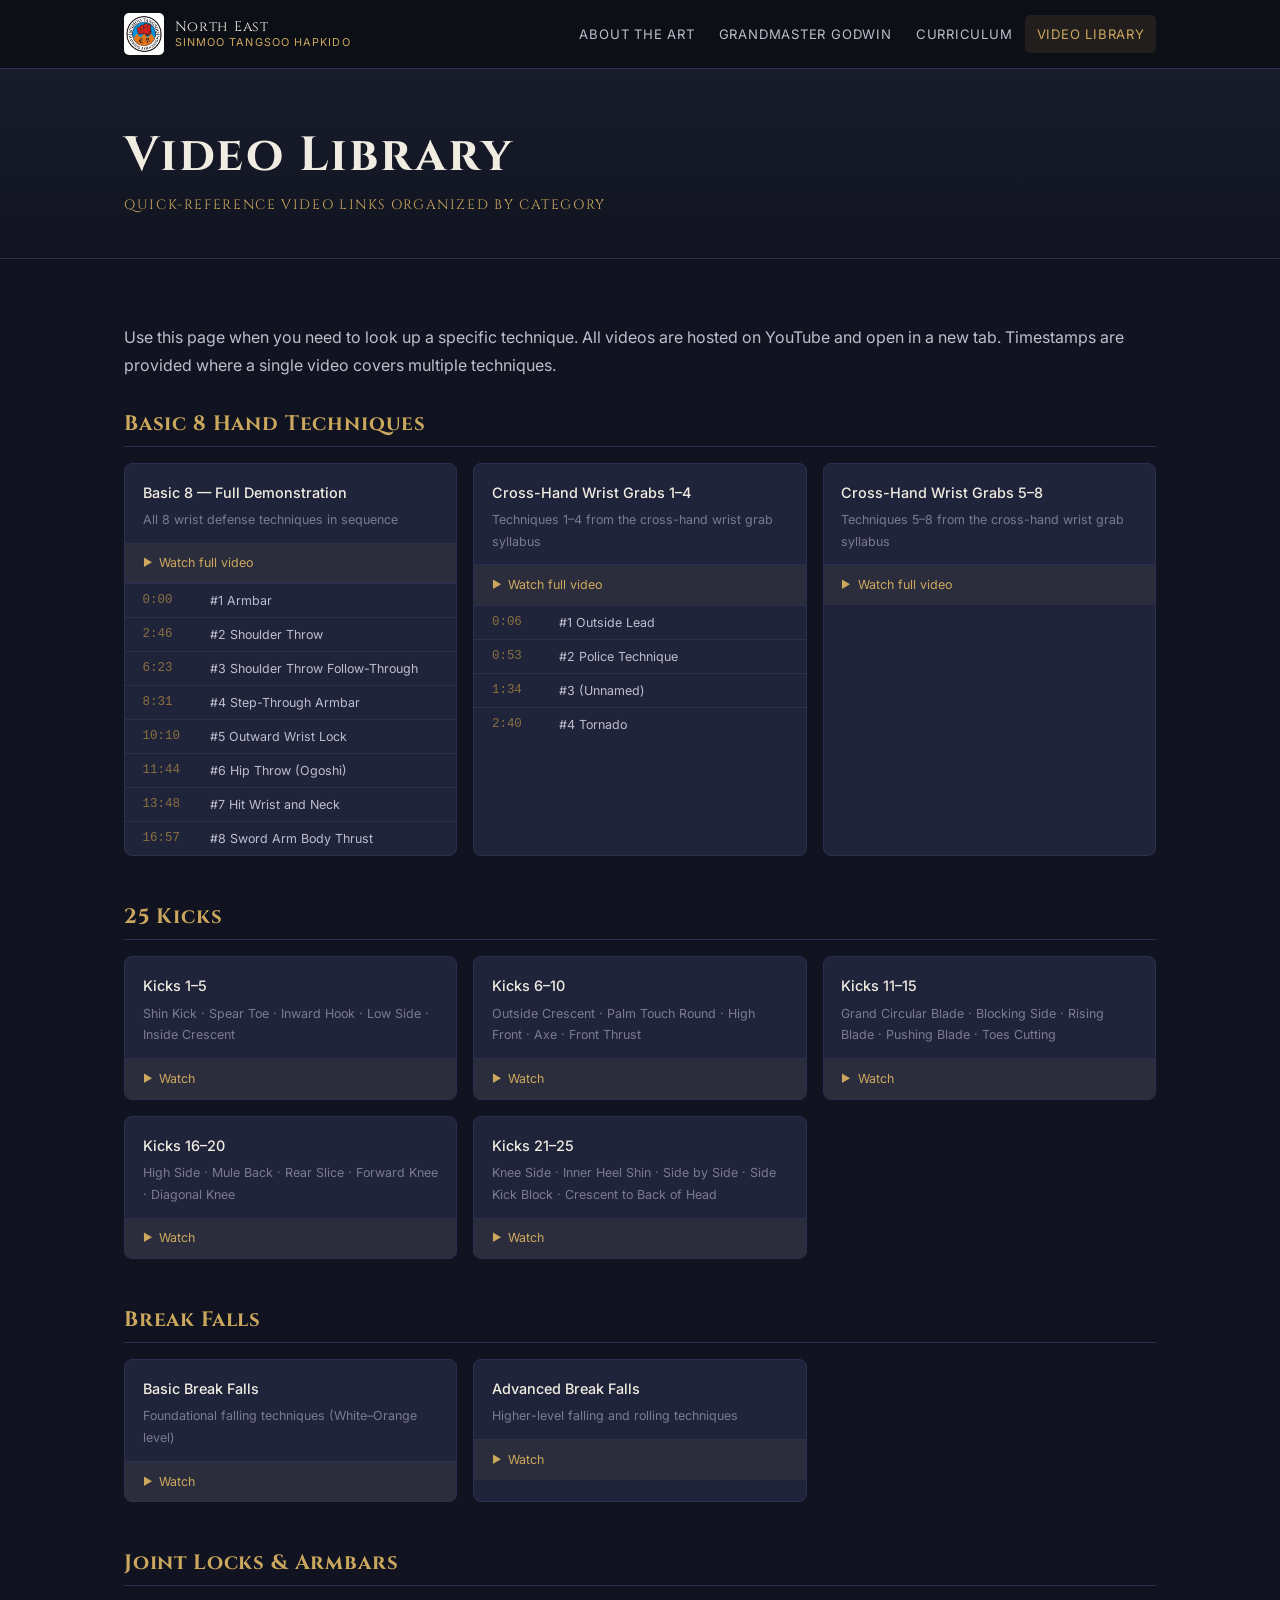
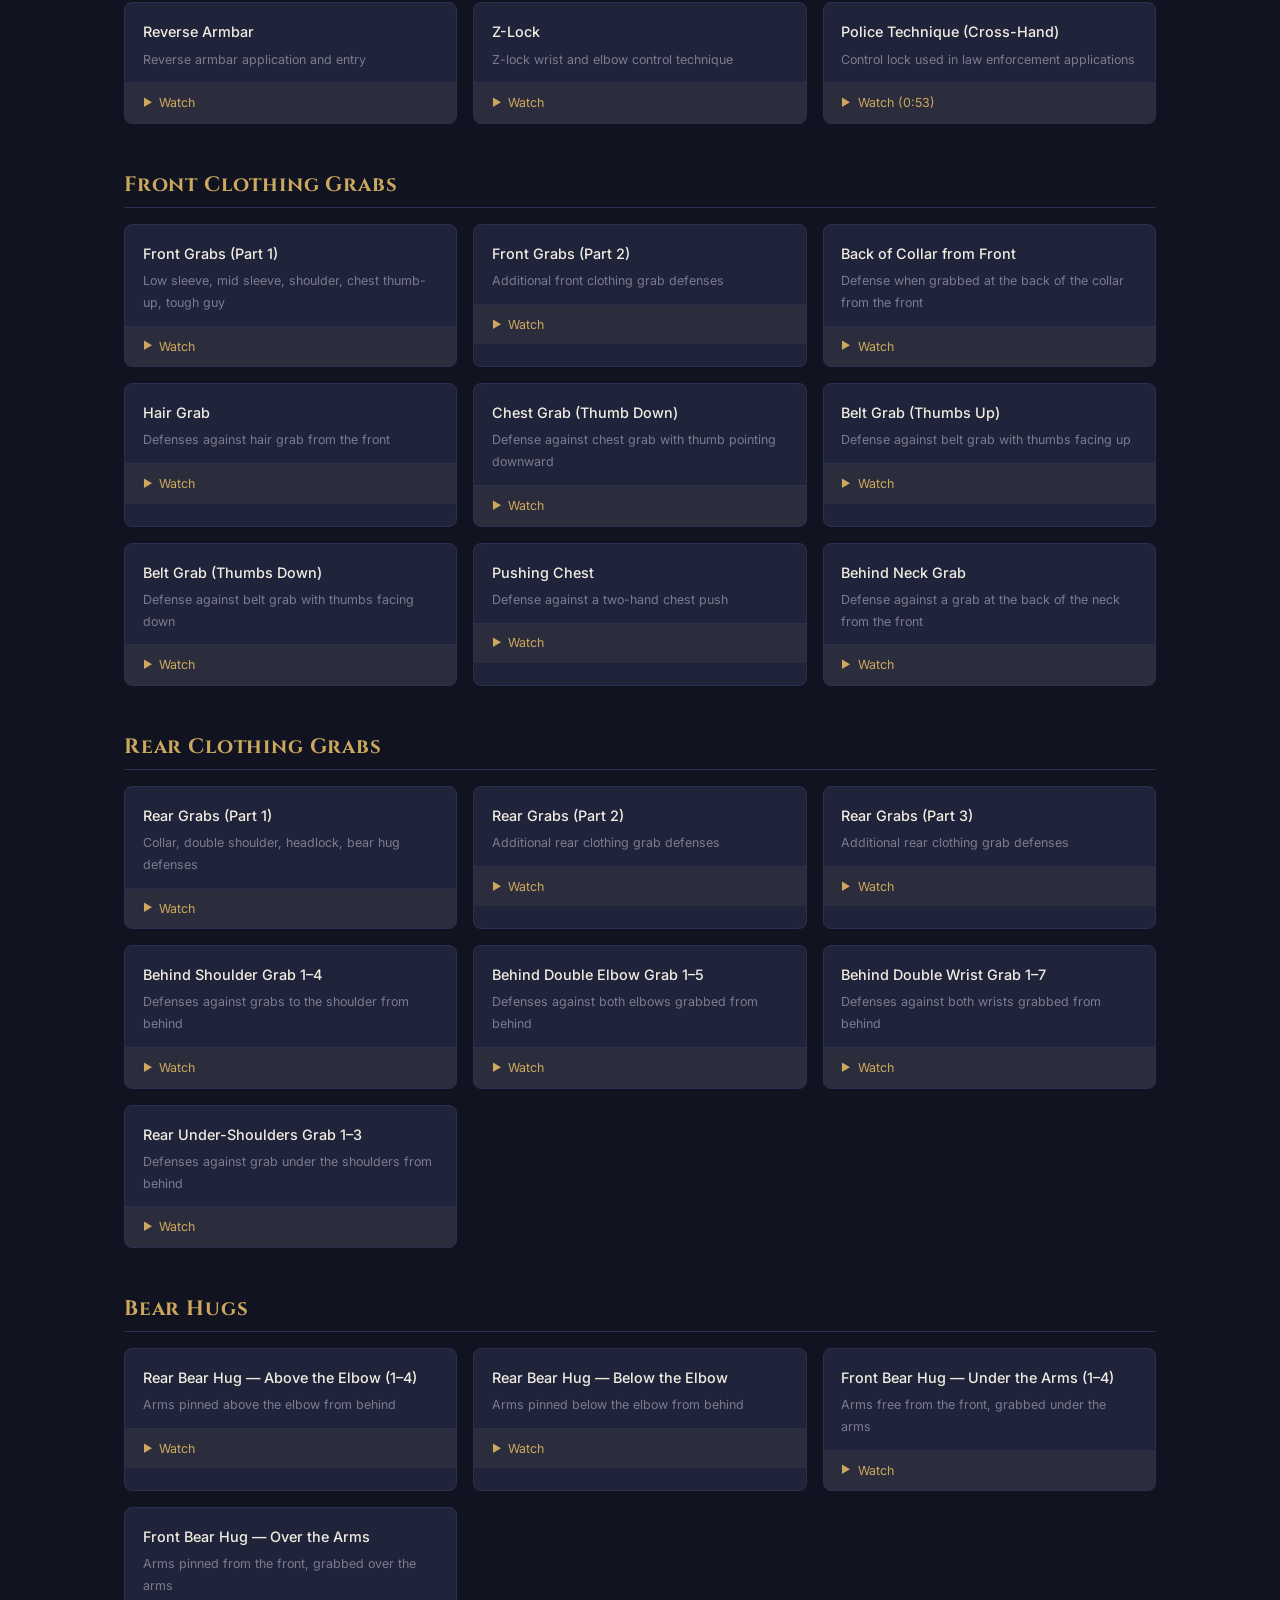
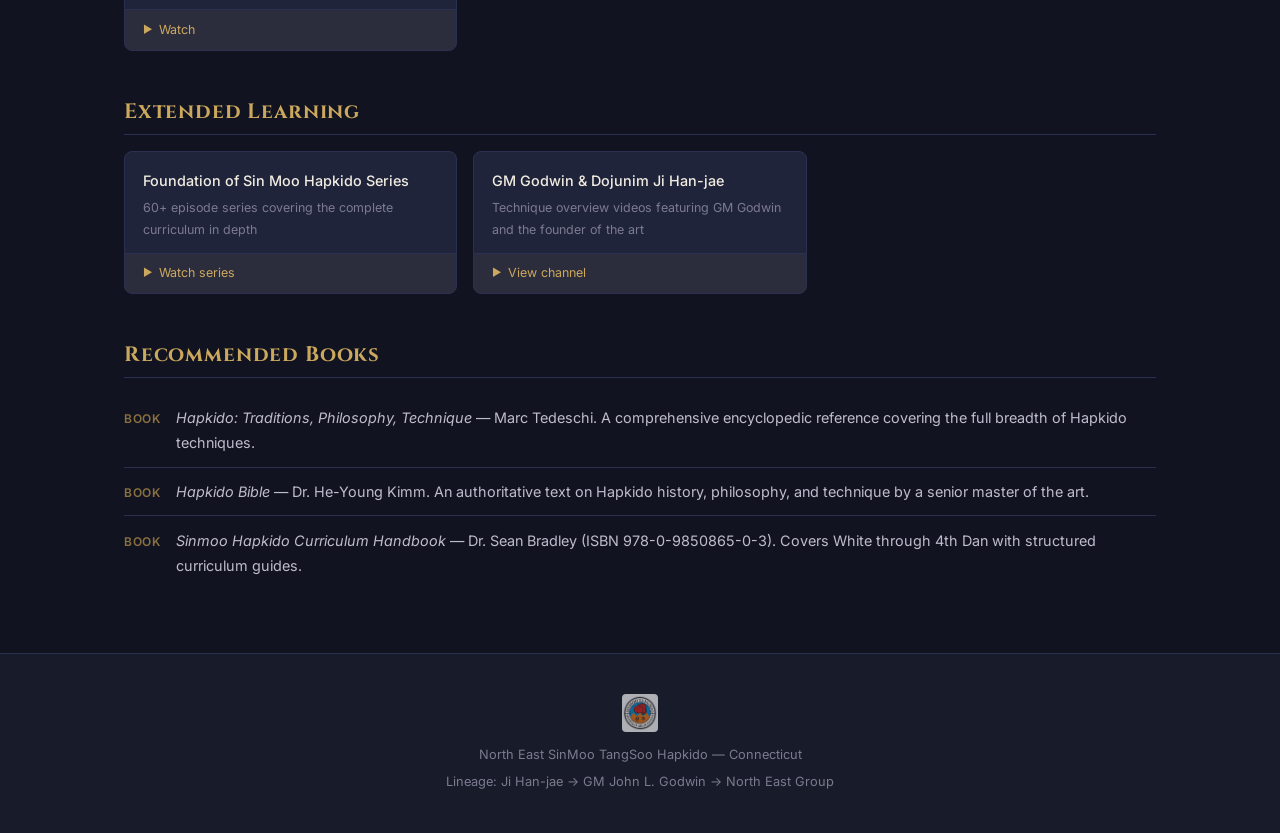
<file: videos.html>
<!DOCTYPE html>
<html lang="en">
<head>
  <meta charset="UTF-8">
  <meta name="viewport" content="width=device-width, initial-scale=1.0">
  <title>Video Library &mdash; North East SinMoo TangSoo Hapkido</title>
  <link rel="preconnect" href="https://fonts.googleapis.com">
  <link href="https://fonts.googleapis.com/css2?family=Cinzel:wght@400;600;700&family=Inter:wght@300;400;500;600&display=swap" rel="stylesheet">
  <link rel="stylesheet" href="css/style.css">
</head>
<body>

  <header class="site-header">
    <nav class="nav-container">
      <a href="index.html" class="nav-logo">
        <img src="IMG_1116.jpeg" alt="North East SinMoo TangSoo Hapkido logo">
        <div class="nav-logo-text">
          <span class="school-name">North East</span>
          <span class="school-sub">SinMoo TangSoo Hapkido</span>
        </div>
      </a>
      <ul class="nav-links" id="nav-links">
        <li><a href="index.html">About the Art</a></li>
        <li><a href="grandmaster.html">Grandmaster Godwin</a></li>
        <li><a href="curriculum.html">Curriculum</a></li>
        <li><a href="videos.html" class="active">Video Library</a></li>
      </ul>
      <button class="nav-toggle" id="nav-toggle" aria-label="Toggle navigation">&#9776;</button>
    </nav>
  </header>

  <div class="page-header">
    <div class="container">
      <h1>Video Library</h1>
      <p class="page-subtitle">Quick-reference video links organized by category</p>
    </div>
  </div>

  <section class="section">
    <div class="container">
      <p>Use this page when you need to look up a specific technique. All videos are hosted on YouTube and open in a new tab. Timestamps are provided where a single video covers multiple techniques.</p>

      <div class="video-categories" style="margin-top: 2rem">

        <!-- BASIC 8 -->
        <div class="video-category">
          <h3>Basic 8 Hand Techniques</h3>
          <div class="video-grid">
            <div class="video-card">
              <div class="video-card-body">
                <div class="video-card-title">Basic 8 &mdash; Full Demonstration</div>
                <div class="video-card-desc">All 8 wrist defense techniques in sequence</div>
              </div>
              <a href="https://www.youtube.com/watch?v=MKYKdG0iPhg" target="_blank" class="video-card-link">Watch full video</a>
              <ul class="timestamp-list">
                <li><a href="https://youtu.be/MKYKdG0iPhg?t=0" target="_blank"><span class="ts">0:00</span><span>#1 Armbar</span></a></li>
                <li><a href="https://youtu.be/MKYKdG0iPhg?t=166" target="_blank"><span class="ts">2:46</span><span>#2 Shoulder Throw</span></a></li>
                <li><a href="https://youtu.be/MKYKdG0iPhg?t=383" target="_blank"><span class="ts">6:23</span><span>#3 Shoulder Throw Follow-Through</span></a></li>
                <li><a href="https://youtu.be/MKYKdG0iPhg?t=511" target="_blank"><span class="ts">8:31</span><span>#4 Step-Through Armbar</span></a></li>
                <li><a href="https://youtu.be/MKYKdG0iPhg?t=610" target="_blank"><span class="ts">10:10</span><span>#5 Outward Wrist Lock</span></a></li>
                <li><a href="https://youtu.be/MKYKdG0iPhg?t=704" target="_blank"><span class="ts">11:44</span><span>#6 Hip Throw (Ogoshi)</span></a></li>
                <li><a href="https://youtu.be/MKYKdG0iPhg?t=828" target="_blank"><span class="ts">13:48</span><span>#7 Hit Wrist and Neck</span></a></li>
                <li><a href="https://youtu.be/MKYKdG0iPhg?t=1017" target="_blank"><span class="ts">16:57</span><span>#8 Sword Arm Body Thrust</span></a></li>
              </ul>
            </div>

            <div class="video-card">
              <div class="video-card-body">
                <div class="video-card-title">Cross-Hand Wrist Grabs 1&ndash;4</div>
                <div class="video-card-desc">Techniques 1–4 from the cross-hand wrist grab syllabus</div>
              </div>
              <a href="https://www.youtube.com/watch?v=iY9kv_fclrE" target="_blank" class="video-card-link">Watch full video</a>
              <ul class="timestamp-list">
                <li><a href="https://youtu.be/iY9kv_fclrE?t=6" target="_blank"><span class="ts">0:06</span><span>#1 Outside Lead</span></a></li>
                <li><a href="https://youtu.be/iY9kv_fclrE?t=53" target="_blank"><span class="ts">0:53</span><span>#2 Police Technique</span></a></li>
                <li><a href="https://youtu.be/iY9kv_fclrE?t=94" target="_blank"><span class="ts">1:34</span><span>#3 (Unnamed)</span></a></li>
                <li><a href="https://youtu.be/iY9kv_fclrE?t=160" target="_blank"><span class="ts">2:40</span><span>#4 Tornado</span></a></li>
              </ul>
            </div>

            <div class="video-card">
              <div class="video-card-body">
                <div class="video-card-title">Cross-Hand Wrist Grabs 5&ndash;8</div>
                <div class="video-card-desc">Techniques 5–8 from the cross-hand wrist grab syllabus</div>
              </div>
              <a href="https://www.youtube.com/watch?v=47uWfzNnHcY" target="_blank" class="video-card-link">Watch full video</a>
            </div>
          </div>
        </div>

        <!-- 25 KICKS -->
        <div class="video-category">
          <h3>25 Kicks</h3>
          <div class="video-grid">
            <div class="video-card">
              <div class="video-card-body">
                <div class="video-card-title">Kicks 1&ndash;5</div>
                <div class="video-card-desc">Shin Kick &middot; Spear Toe &middot; Inward Hook &middot; Low Side &middot; Inside Crescent</div>
              </div>
              <a href="https://www.youtube.com/watch?v=a-BAEF_37_M" target="_blank" class="video-card-link">Watch</a>
            </div>
            <div class="video-card">
              <div class="video-card-body">
                <div class="video-card-title">Kicks 6&ndash;10</div>
                <div class="video-card-desc">Outside Crescent &middot; Palm Touch Round &middot; High Front &middot; Axe &middot; Front Thrust</div>
              </div>
              <a href="https://www.youtube.com/watch?v=jU7ji34yNag" target="_blank" class="video-card-link">Watch</a>
            </div>
            <div class="video-card">
              <div class="video-card-body">
                <div class="video-card-title">Kicks 11&ndash;15</div>
                <div class="video-card-desc">Grand Circular Blade &middot; Blocking Side &middot; Rising Blade &middot; Pushing Blade &middot; Toes Cutting</div>
              </div>
              <a href="https://www.youtube.com/watch?v=CUwoi9UEfjU" target="_blank" class="video-card-link">Watch</a>
            </div>
            <div class="video-card">
              <div class="video-card-body">
                <div class="video-card-title">Kicks 16&ndash;20</div>
                <div class="video-card-desc">High Side &middot; Mule Back &middot; Rear Slice &middot; Forward Knee &middot; Diagonal Knee</div>
              </div>
              <a href="https://www.youtube.com/watch?v=DdwgqK0wjFs" target="_blank" class="video-card-link">Watch</a>
            </div>
            <div class="video-card">
              <div class="video-card-body">
                <div class="video-card-title">Kicks 21&ndash;25</div>
                <div class="video-card-desc">Knee Side &middot; Inner Heel Shin &middot; Side by Side &middot; Side Kick Block &middot; Crescent to Back of Head</div>
              </div>
              <a href="https://www.youtube.com/watch?v=UHUGVsDO04A" target="_blank" class="video-card-link">Watch</a>
            </div>
          </div>
        </div>

        <!-- BREAK FALLS -->
        <div class="video-category">
          <h3>Break Falls</h3>
          <div class="video-grid">
            <div class="video-card">
              <div class="video-card-body">
                <div class="video-card-title">Basic Break Falls</div>
                <div class="video-card-desc">Foundational falling techniques (White&ndash;Orange level)</div>
              </div>
              <a href="https://www.youtube.com/watch?v=MDwVrR5rKBg" target="_blank" class="video-card-link">Watch</a>
            </div>
            <div class="video-card">
              <div class="video-card-body">
                <div class="video-card-title">Advanced Break Falls</div>
                <div class="video-card-desc">Higher-level falling and rolling techniques</div>
              </div>
              <a href="https://www.youtube.com/watch?v=e81SGb5HvGw" target="_blank" class="video-card-link">Watch</a>
            </div>
          </div>
        </div>

        <!-- JOINT LOCKS & ARMBARS -->
        <div class="video-category">
          <h3>Joint Locks &amp; Armbars</h3>
          <div class="video-grid">
            <div class="video-card">
              <div class="video-card-body">
                <div class="video-card-title">Reverse Armbar</div>
                <div class="video-card-desc">Reverse armbar application and entry</div>
              </div>
              <a href="https://www.youtube.com/watch?v=RMqaWX6ZJoY" target="_blank" class="video-card-link">Watch</a>
            </div>
            <div class="video-card">
              <div class="video-card-body">
                <div class="video-card-title">Z-Lock</div>
                <div class="video-card-desc">Z-lock wrist and elbow control technique</div>
              </div>
              <a href="https://www.youtube.com/watch?v=ggvzuBRCSvo" target="_blank" class="video-card-link">Watch</a>
            </div>
            <div class="video-card">
              <div class="video-card-body">
                <div class="video-card-title">Police Technique (Cross-Hand)</div>
                <div class="video-card-desc">Control lock used in law enforcement applications</div>
              </div>
              <a href="https://youtu.be/iY9kv_fclrE?t=53" target="_blank" class="video-card-link">Watch (0:53)</a>
            </div>
          </div>
        </div>

        <!-- FRONT CLOTHING GRABS -->
        <div class="video-category">
          <h3>Front Clothing Grabs</h3>
          <div class="video-grid">
            <div class="video-card">
              <div class="video-card-body">
                <div class="video-card-title">Front Grabs (Part 1)</div>
                <div class="video-card-desc">Low sleeve, mid sleeve, shoulder, chest thumb-up, tough guy</div>
              </div>
              <a href="https://www.youtube.com/watch?v=OHiaBx9npuc" target="_blank" class="video-card-link">Watch</a>
            </div>
            <div class="video-card">
              <div class="video-card-body">
                <div class="video-card-title">Front Grabs (Part 2)</div>
                <div class="video-card-desc">Additional front clothing grab defenses</div>
              </div>
              <a href="https://www.youtube.com/watch?v=XqQF4NPoF5Q" target="_blank" class="video-card-link">Watch</a>
            </div>
            <div class="video-card">
              <div class="video-card-body">
                <div class="video-card-title">Back of Collar from Front</div>
                <div class="video-card-desc">Defense when grabbed at the back of the collar from the front</div>
              </div>
              <a href="https://www.youtube.com/watch?v=TpCO-4JlCDs" target="_blank" class="video-card-link">Watch</a>
            </div>
            <div class="video-card">
              <div class="video-card-body">
                <div class="video-card-title">Hair Grab</div>
                <div class="video-card-desc">Defenses against hair grab from the front</div>
              </div>
              <a href="https://www.youtube.com/watch?v=xVQzrTuEd5Q" target="_blank" class="video-card-link">Watch</a>
            </div>
            <div class="video-card">
              <div class="video-card-body">
                <div class="video-card-title">Chest Grab (Thumb Down)</div>
                <div class="video-card-desc">Defense against chest grab with thumb pointing downward</div>
              </div>
              <a href="https://www.youtube.com/watch?v=obzK8SCHa1g" target="_blank" class="video-card-link">Watch</a>
            </div>
            <div class="video-card">
              <div class="video-card-body">
                <div class="video-card-title">Belt Grab (Thumbs Up)</div>
                <div class="video-card-desc">Defense against belt grab with thumbs facing up</div>
              </div>
              <a href="https://www.youtube.com/watch?v=NmrQLuON4pQ" target="_blank" class="video-card-link">Watch</a>
            </div>
            <div class="video-card">
              <div class="video-card-body">
                <div class="video-card-title">Belt Grab (Thumbs Down)</div>
                <div class="video-card-desc">Defense against belt grab with thumbs facing down</div>
              </div>
              <a href="https://www.youtube.com/watch?v=AJ2rAAoOLdY" target="_blank" class="video-card-link">Watch</a>
            </div>
            <div class="video-card">
              <div class="video-card-body">
                <div class="video-card-title">Pushing Chest</div>
                <div class="video-card-desc">Defense against a two-hand chest push</div>
              </div>
              <a href="https://www.youtube.com/watch?v=4_LBEZ-uO4s" target="_blank" class="video-card-link">Watch</a>
            </div>
            <div class="video-card">
              <div class="video-card-body">
                <div class="video-card-title">Behind Neck Grab</div>
                <div class="video-card-desc">Defense against a grab at the back of the neck from the front</div>
              </div>
              <a href="https://www.youtube.com/watch?v=2kQXehuJ9Ng" target="_blank" class="video-card-link">Watch</a>
            </div>
          </div>
        </div>

        <!-- REAR CLOTHING GRABS -->
        <div class="video-category">
          <h3>Rear Clothing Grabs</h3>
          <div class="video-grid">
            <div class="video-card">
              <div class="video-card-body">
                <div class="video-card-title">Rear Grabs (Part 1)</div>
                <div class="video-card-desc">Collar, double shoulder, headlock, bear hug defenses</div>
              </div>
              <a href="https://www.youtube.com/watch?v=g6rZCXQnE1c" target="_blank" class="video-card-link">Watch</a>
            </div>
            <div class="video-card">
              <div class="video-card-body">
                <div class="video-card-title">Rear Grabs (Part 2)</div>
                <div class="video-card-desc">Additional rear clothing grab defenses</div>
              </div>
              <a href="https://www.youtube.com/watch?v=rmwiRZNk1vs" target="_blank" class="video-card-link">Watch</a>
            </div>
            <div class="video-card">
              <div class="video-card-body">
                <div class="video-card-title">Rear Grabs (Part 3)</div>
                <div class="video-card-desc">Additional rear clothing grab defenses</div>
              </div>
              <a href="https://www.youtube.com/watch?v=fL_V57Z4LEQ" target="_blank" class="video-card-link">Watch</a>
            </div>
            <div class="video-card">
              <div class="video-card-body">
                <div class="video-card-title">Behind Shoulder Grab 1&ndash;4</div>
                <div class="video-card-desc">Defenses against grabs to the shoulder from behind</div>
              </div>
              <a href="https://www.youtube.com/watch?v=Py6epOlRMbs" target="_blank" class="video-card-link">Watch</a>
            </div>
            <div class="video-card">
              <div class="video-card-body">
                <div class="video-card-title">Behind Double Elbow Grab 1&ndash;5</div>
                <div class="video-card-desc">Defenses against both elbows grabbed from behind</div>
              </div>
              <a href="https://www.youtube.com/watch?v=EjE3xKg6gkY" target="_blank" class="video-card-link">Watch</a>
            </div>
            <div class="video-card">
              <div class="video-card-body">
                <div class="video-card-title">Behind Double Wrist Grab 1&ndash;7</div>
                <div class="video-card-desc">Defenses against both wrists grabbed from behind</div>
              </div>
              <a href="https://www.youtube.com/watch?v=Is9f0Lxh9U4" target="_blank" class="video-card-link">Watch</a>
            </div>
            <div class="video-card">
              <div class="video-card-body">
                <div class="video-card-title">Rear Under-Shoulders Grab 1&ndash;3</div>
                <div class="video-card-desc">Defenses against grab under the shoulders from behind</div>
              </div>
              <a href="https://www.youtube.com/watch?v=OPegXw79H9A" target="_blank" class="video-card-link">Watch</a>
            </div>
          </div>
        </div>

        <!-- BEAR HUGS -->
        <div class="video-category">
          <h3>Bear Hugs</h3>
          <div class="video-grid">
            <div class="video-card">
              <div class="video-card-body">
                <div class="video-card-title">Rear Bear Hug — Above the Elbow (1&ndash;4)</div>
                <div class="video-card-desc">Arms pinned above the elbow from behind</div>
              </div>
              <a href="https://www.youtube.com/watch?v=gEq3FgHAmnI" target="_blank" class="video-card-link">Watch</a>
            </div>
            <div class="video-card">
              <div class="video-card-body">
                <div class="video-card-title">Rear Bear Hug — Below the Elbow</div>
                <div class="video-card-desc">Arms pinned below the elbow from behind</div>
              </div>
              <a href="https://www.youtube.com/watch?v=-e3hzdhBz8w" target="_blank" class="video-card-link">Watch</a>
            </div>
            <div class="video-card">
              <div class="video-card-body">
                <div class="video-card-title">Front Bear Hug — Under the Arms (1&ndash;4)</div>
                <div class="video-card-desc">Arms free from the front, grabbed under the arms</div>
              </div>
              <a href="https://www.youtube.com/watch?v=EGbMH4IaCYk" target="_blank" class="video-card-link">Watch</a>
            </div>
            <div class="video-card">
              <div class="video-card-body">
                <div class="video-card-title">Front Bear Hug — Over the Arms</div>
                <div class="video-card-desc">Arms pinned from the front, grabbed over the arms</div>
              </div>
              <a href="https://www.youtube.com/watch?v=_c6nSEnDdxQ" target="_blank" class="video-card-link">Watch</a>
            </div>
          </div>
        </div>

        <!-- EXTENDED LEARNING -->
        <div class="video-category">
          <h3>Extended Learning</h3>
          <div class="video-grid">
            <div class="video-card">
              <div class="video-card-body">
                <div class="video-card-title">Foundation of Sin Moo Hapkido Series</div>
                <div class="video-card-desc">60+ episode series covering the complete curriculum in depth</div>
              </div>
              <a href="https://www.youtube.com/watch?v=GmQbMMQSCrc" target="_blank" class="video-card-link">Watch series</a>
            </div>
            <div class="video-card">
              <div class="video-card-body">
                <div class="video-card-title">GM Godwin &amp; Dojunim Ji Han-jae</div>
                <div class="video-card-desc">Technique overview videos featuring GM Godwin and the founder of the art</div>
              </div>
              <a href="https://www.youtube.com/@russmorr/videos" target="_blank" class="video-card-link">View channel</a>
            </div>
          </div>
        </div>

        <!-- RECOMMENDED BOOKS -->
        <div class="video-category">
          <h3>Recommended Books</h3>
          <ul class="resources-list">
            <li>
              <span class="res-label">Book</span>
              <span><em>Hapkido: Traditions, Philosophy, Technique</em> &mdash; Marc Tedeschi. A comprehensive encyclopedic reference covering the full breadth of Hapkido techniques.</span>
            </li>
            <li>
              <span class="res-label">Book</span>
              <span><em>Hapkido Bible</em> &mdash; Dr. He-Young Kimm. An authoritative text on Hapkido history, philosophy, and technique by a senior master of the art.</span>
            </li>
            <li>
              <span class="res-label">Book</span>
              <span><em>Sinmoo Hapkido Curriculum Handbook</em> &mdash; Dr. Sean Bradley (ISBN 978-0-9850865-0-3). Covers White through 4th Dan with structured curriculum guides.</span>
            </li>
          </ul>
        </div>

      </div><!-- /video-categories -->
    </div>
  </section>

  <footer class="site-footer">
    <div class="container">
      <img src="IMG_1116.jpeg" alt="Logo" class="footer-logo">
      <p>North East SinMoo TangSoo Hapkido &mdash; Connecticut</p>
      <p>Lineage: Ji Han-jae &rarr; GM John L. Godwin &rarr; North East Group</p>
    </div>
  </footer>

  <script src="js/main.js"></script>
</body>
</html>
</file>
<file: css/style.css>
/* ===================================================
   NORTH EAST SINMOO TANGSOO HAPKIDO — STYLESHEET
   =================================================== */

/* ===== CSS VARIABLES ===== */
:root {
  --bg-primary: #111420;
  --bg-secondary: #181b2a;
  --bg-card: #20243a;
  --bg-card-hover: #262b42;
  --accent-gold: #cca85e;
  --accent-gold-light: #eacf88;
  --accent-gold-dim: #8a7040;
  --text-primary: #f0ece2;
  --text-secondary: #bfbccc;
  --text-muted: #7c7a90;
  --border-color: #2c3050;
  --border-accent: #383d5e;

  /* Belt colors */
  --belt-white: #e8e4d8;
  --belt-orange: #d97828;
  --belt-green: #3a8848;
  --belt-brown: #7a4825;
  --belt-red: #b83028;
  --belt-blue: #2855a8;
  --belt-black: #1c1c1c;

  --font-display: 'Cinzel', 'Georgia', serif;
  --font-body: 'Inter', 'Helvetica Neue', Arial, sans-serif;

  --shadow-card: 0 4px 20px rgba(0, 0, 0, 0.4);
  --shadow-hover: 0 8px 32px rgba(0, 0, 0, 0.6);

  --radius: 8px;
  --max-width: 1080px;
}

/* ===== RESET ===== */
*, *::before, *::after { box-sizing: border-box; margin: 0; padding: 0; }
html { scroll-behavior: smooth; }

body {
  font-family: var(--font-body);
  background-color: var(--bg-primary);
  color: var(--text-primary);
  line-height: 1.75;
  font-size: 16px;
  -webkit-font-smoothing: antialiased;
}

/* ===== TYPOGRAPHY ===== */
h1, h2, h3, h4 {
  font-family: var(--font-display);
  letter-spacing: 0.04em;
  color: var(--text-primary);
  line-height: 1.3;
}

h1 { font-size: clamp(1.8rem, 4vw, 3rem); }
h2 { font-size: clamp(1.4rem, 3vw, 1.9rem); color: var(--accent-gold); margin-bottom: 1rem; }
h3 { font-size: clamp(1.05rem, 2.5vw, 1.3rem); margin-bottom: 0.5rem; }
h4 { font-size: 0.78rem; text-transform: uppercase; letter-spacing: 0.12em; color: var(--accent-gold-dim); margin-bottom: 0.4rem; }

p { margin-bottom: 1rem; color: var(--text-secondary); }
p:last-child { margin-bottom: 0; }

a { color: var(--accent-gold); text-decoration: none; transition: color 0.2s; }
a:hover { color: var(--accent-gold-light); }

strong { color: var(--text-primary); font-weight: 600; }
em { font-style: italic; color: var(--text-secondary); }

ul, ol { padding-left: 1.5rem; }
li { margin-bottom: 0.4rem; color: var(--text-secondary); }

hr { border: none; border-top: 1px solid var(--border-color); margin: 2rem 0; }

/* ===== LAYOUT ===== */
.container {
  max-width: var(--max-width);
  margin: 0 auto;
  padding: 0 1.5rem;
}

.section { padding: 4rem 0; }
.section + .section { border-top: 1px solid var(--border-color); }

/* ===== HEADER / NAV ===== */
.site-header {
  position: sticky;
  top: 0;
  z-index: 100;
  background: rgba(14, 16, 22, 0.96);
  backdrop-filter: blur(12px);
  -webkit-backdrop-filter: blur(12px);
  border-bottom: 1px solid var(--border-color);
}

.nav-container {
  max-width: var(--max-width);
  margin: 0 auto;
  padding: 0 1.5rem;
  display: flex;
  align-items: center;
  height: 68px;
  gap: 1.5rem;
  position: relative;
}

.nav-logo {
  display: flex;
  align-items: center;
  gap: 0.65rem;
  flex-shrink: 0;
  color: var(--text-primary);
}

.nav-logo img {
  height: 42px;
  width: auto;
  border-radius: 5px;
}

.nav-logo-text { display: flex; flex-direction: column; line-height: 1.2; }

.nav-logo-text .school-name {
  font-family: var(--font-display);
  font-size: 0.88rem;
  letter-spacing: 0.05em;
  color: var(--text-primary);
}

.nav-logo-text .school-sub {
  font-size: 0.68rem;
  color: var(--accent-gold);
  letter-spacing: 0.1em;
  text-transform: uppercase;
}

.nav-links {
  display: flex;
  list-style: none;
  padding: 0;
  margin: 0 0 0 auto;
  gap: 0.1rem;
}

.nav-links li { margin: 0; }

.nav-links a {
  color: var(--text-secondary);
  font-size: 0.82rem;
  letter-spacing: 0.06em;
  text-transform: uppercase;
  padding: 0.45rem 0.7rem;
  border-radius: 5px;
  transition: color 0.2s, background 0.2s;
  display: block;
  white-space: nowrap;
}

.nav-links a:hover,
.nav-links a.active {
  color: var(--accent-gold);
  background: rgba(200, 164, 90, 0.1);
}

.nav-toggle {
  display: none;
  background: none;
  border: none;
  color: var(--text-primary);
  font-size: 1.4rem;
  cursor: pointer;
  margin-left: auto;
  padding: 0.5rem;
  line-height: 1;
}

/* ===== HERO ===== */
.hero {
  background: linear-gradient(180deg, var(--bg-secondary) 0%, var(--bg-primary) 100%);
  padding: 5rem 0 4rem;
  text-align: center;
  border-bottom: 1px solid var(--border-color);
}

.hero-logo {
  width: 110px;
  height: auto;
  margin-bottom: 1.5rem;
  border-radius: 8px;
  box-shadow: 0 4px 30px rgba(200, 164, 90, 0.18);
}

.hero-title {
  font-size: clamp(2rem, 5vw, 3.2rem);
  margin-bottom: 0.4rem;
  color: var(--text-primary);
}

.hero-subtitle {
  font-family: var(--font-display);
  font-size: clamp(0.8rem, 1.8vw, 1rem);
  color: var(--accent-gold);
  letter-spacing: 0.14em;
  text-transform: uppercase;
  margin-bottom: 1.25rem;
}

.hero-tagline {
  font-size: 1.05rem;
  color: var(--text-secondary);
  max-width: 580px;
  margin: 0 auto;
}

/* ===== DIVIDER ===== */
.divider {
  display: flex;
  align-items: center;
  gap: 1rem;
  margin: 2.5rem 0;
}

.divider::before, .divider::after {
  content: '';
  flex: 1;
  height: 1px;
  background: var(--border-color);
}

.divider-text {
  color: var(--accent-gold-dim);
  font-size: 0.72rem;
  text-transform: uppercase;
  letter-spacing: 0.16em;
  white-space: nowrap;
  font-family: var(--font-display);
}

/* ===== CARDS ===== */
.card {
  background: var(--bg-card);
  border: 1px solid var(--border-color);
  border-radius: var(--radius);
  padding: 1.5rem 1.75rem;
  box-shadow: var(--shadow-card);
}

.card-grid {
  display: grid;
  grid-template-columns: repeat(auto-fit, minmax(260px, 1fr));
  gap: 1.25rem;
  margin-top: 1.5rem;
}

/* ===== PRINCIPLE CARDS ===== */
.principle-grid {
  display: grid;
  grid-template-columns: repeat(auto-fit, minmax(230px, 1fr));
  gap: 1.25rem;
  margin-top: 1.5rem;
}

.principle-card {
  background: var(--bg-card);
  border: 1px solid var(--border-accent);
  border-radius: var(--radius);
  padding: 1.5rem;
}

.principle-icon {
  font-size: 1.8rem;
  margin-bottom: 0.75rem;
  display: block;
}

.principle-card h3 { color: var(--accent-gold); }

/* ===== LINEAGE ===== */
.lineage {
  display: flex;
  align-items: center;
  gap: 0.6rem;
  flex-wrap: wrap;
  margin: 1.5rem 0;
}

.lineage-node {
  background: var(--bg-card);
  border: 1px solid var(--border-accent);
  border-radius: var(--radius);
  padding: 0.5rem 1.1rem;
  font-family: var(--font-display);
  font-size: 0.85rem;
  color: var(--text-primary);
  line-height: 1.4;
}

.lineage-node small { display: block; color: var(--text-muted); font-size: 0.7rem; font-family: var(--font-body); }
.lineage-arrow { color: var(--accent-gold); font-size: 1.1rem; }

/* ===== PAGE HEADER (inner pages) ===== */
.page-header {
  background: linear-gradient(180deg, var(--bg-secondary) 0%, var(--bg-primary) 100%);
  padding: 3.5rem 0 2.5rem;
  border-bottom: 1px solid var(--border-color);
}

.page-header h1 { margin-bottom: 0.4rem; }
.page-header .page-subtitle {
  color: var(--accent-gold);
  font-family: var(--font-display);
  font-size: 0.85rem;
  letter-spacing: 0.12em;
  text-transform: uppercase;
}

/* ===== GRANDMASTER PAGE ===== */
.gm-layout {
  display: grid;
  grid-template-columns: 1fr 280px;
  gap: 3.5rem;
  align-items: start;
}

.gm-photo { position: sticky; top: 88px; }

.gm-photo img {
  width: 100%;
  max-width: 260px;
  border-radius: var(--radius);
  filter: drop-shadow(0 8px 32px rgba(200, 164, 90, 0.25));
}

.gm-rank-badge {
  background: linear-gradient(135deg, var(--bg-card), var(--bg-secondary));
  border: 1px solid var(--accent-gold-dim);
  border-radius: var(--radius);
  padding: 1rem 1.25rem;
  margin-top: 1rem;
  text-align: center;
}

.rank-title {
  font-family: var(--font-display);
  font-size: 1rem;
  color: var(--accent-gold);
  display: block;
}

.rank-sub {
  font-size: 0.78rem;
  color: var(--text-secondary);
  margin-top: 0.2rem;
  display: block;
}

.achievements-list { list-style: none; padding: 0; }

.achievements-list li {
  padding: 0.65rem 0;
  border-bottom: 1px solid var(--border-color);
  display: flex;
  gap: 0.75rem;
  align-items: baseline;
  color: var(--text-secondary);
  font-size: 0.9rem;
}

.achievements-list li:last-child { border-bottom: none; }

.achievement-year {
  font-family: var(--font-display);
  font-size: 0.78rem;
  color: var(--accent-gold);
  min-width: 3rem;
  flex-shrink: 0;
}

/* ===== CURRICULUM / ACCORDION ===== */
.belt-progression {
  display: flex;
  align-items: center;
  gap: 0.4rem;
  flex-wrap: wrap;
  margin: 1.5rem 0;
}

.belt-dot {
  width: 26px;
  height: 26px;
  border-radius: 50%;
  border: 2px solid rgba(255,255,255,0.12);
  flex-shrink: 0;
}

.belt-arrow-small { color: var(--text-muted); font-size: 0.85rem; }

.accordion {
  display: flex;
  flex-direction: column;
  gap: 1.5rem;
}

.accordion-item {
  border: 1px solid var(--border-color);
  border-radius: var(--radius);
  overflow: hidden;
}

/* Interactive accordion (default) */
.accordion-header {
  width: 100%;
  background: var(--bg-card);
  border: none;
  cursor: pointer;
  padding: 1.1rem 1.4rem;
  display: flex;
  align-items: center;
  gap: 1rem;
  text-align: left;
  transition: background 0.2s;
}

.accordion-header:hover { background: var(--bg-card-hover); }
.accordion-header.active { background: var(--bg-card-hover); }

/* Static (non-collapsible) accordion header */
div.accordion-header {
  cursor: default;
  padding: 1.1rem 1.5rem;
}

div.accordion-header:hover { background: var(--bg-card); }

.belt-swatch-pair {
  display: flex;
  gap: 3px;
  flex-shrink: 0;
}

.belt-swatch {
  width: 10px;
  height: 34px;
  border-radius: 2px;
}

.accordion-info { flex: 1; }

.accordion-title {
  font-family: var(--font-display);
  font-size: 0.98rem;
  color: var(--text-primary);
  display: block;
}

.accordion-meta {
  font-size: 0.72rem;
  color: var(--text-muted);
  letter-spacing: 0.05em;
  display: block;
  margin-top: 0.1rem;
}

.accordion-chevron {
  color: var(--accent-gold-dim);
  font-size: 1rem;
  transition: transform 0.3s;
  flex-shrink: 0;
}

.accordion-header.active .accordion-chevron { transform: rotate(180deg); }

.accordion-body {
  display: none;
  padding: 1.75rem 1.5rem;
  background: var(--bg-secondary);
  overflow-x: auto;
}

.accordion-body.open { display: block; }

/* ===== TECHNIQUE TABLE ===== */
.technique-table {
  width: 100%;
  border-collapse: collapse;
  font-size: 0.875rem;
  margin: 0.75rem 0;
}

.technique-table th {
  background: var(--bg-card);
  color: var(--accent-gold-dim);
  font-family: var(--font-display);
  font-size: 0.7rem;
  text-transform: uppercase;
  letter-spacing: 0.1em;
  padding: 0.55rem 0.9rem;
  text-align: left;
  border-bottom: 1px solid var(--border-color);
}

.technique-table td {
  padding: 0.7rem 0.9rem;
  border-bottom: 1px solid var(--border-color);
  color: var(--text-secondary);
  vertical-align: top;
}

.technique-table tr:last-child td { border-bottom: none; }
.technique-table .num { color: var(--accent-gold-dim); font-weight: 600; width: 2rem; }
.technique-table .name { color: var(--text-primary); font-weight: 500; min-width: 160px; }

/* ===== CONCEPT BOX ===== */
.concept-box {
  background: var(--bg-card);
  border-left: 3px solid var(--accent-gold);
  border-radius: 0 var(--radius) var(--radius) 0;
  padding: 0.9rem 1.25rem;
  margin: 1rem 0;
}

.concept-box h4 { color: var(--accent-gold); margin-bottom: 0.4rem; }
.concept-box p, .concept-box li { font-size: 0.875rem; margin-bottom: 0.3rem; }

/* ===== VIDEO LINK BUTTON ===== */
.video-link {
  display: inline-flex;
  align-items: center;
  gap: 0.4rem;
  background: rgba(200, 164, 90, 0.1);
  border: 1px solid var(--accent-gold-dim);
  border-radius: 4px;
  padding: 0.28rem 0.65rem;
  font-size: 0.78rem;
  color: var(--accent-gold);
  margin: 0.2rem 0.2rem 0.2rem 0;
  transition: background 0.2s;
}

.video-link:hover {
  background: rgba(200, 164, 90, 0.2);
  color: var(--accent-gold-light);
}

.video-link::before { content: '▶'; font-size: 0.65rem; }

/* ===== REQUIREMENTS LIST ===== */
.requirements {
  list-style: disc;
  padding-left: 1.5rem;
  display: flex;
  flex-direction: column;
  gap: 1.1rem;
  margin: 0;
}

.requirements > li {
  margin: 0;
  padding: 0;
  color: var(--text-secondary);
  font-size: 0.875rem;
}

.requirements > li::marker {
  color: var(--accent-gold-dim);
}

.req-header {
  display: flex;
  align-items: center;
  gap: 0.55rem;
  flex-wrap: wrap;
  margin-bottom: 0.4rem;
}

.req-name {
  font-size: 0.95rem;
  font-weight: 600;
  color: var(--text-primary);
}

.req-sub {
  list-style: disc;
  margin: 0;
  padding-left: 1.1rem;
  display: flex;
  flex-direction: column;
  gap: 0.15rem;
}

.req-sub li {
  color: var(--text-secondary);
  font-size: 0.85rem;
  margin: 0;
}

.concept-note {
  margin-top: 1.5rem;
  padding-top: 0.75rem;
  border-top: 1px solid var(--border-color);
  font-size: 0.82rem;
  color: var(--text-muted);
}

.concept-note strong {
  color: var(--text-secondary);
  font-weight: 500;
}

/* ===== SUBSECTION IN ACCORDION ===== */
.subsection {
  color: var(--accent-gold);
  font-family: var(--font-display);
  font-size: 0.82rem;
  text-transform: uppercase;
  letter-spacing: 0.1em;
  margin: 1.5rem 0 0.65rem;
  padding-bottom: 0.4rem;
  border-bottom: 1px solid var(--border-color);
  display: block;
}

.subsection:first-child { margin-top: 0; }

/* ===== QUICK REFERENCE TABLE ===== */
.quick-ref-wrap { overflow-x: auto; margin-top: 1.5rem; }

.quick-ref-table {
  width: 100%;
  border-collapse: collapse;
  font-size: 0.82rem;
  min-width: 640px;
}

.quick-ref-table th {
  background: var(--bg-card);
  color: var(--accent-gold-dim);
  font-family: var(--font-display);
  font-size: 0.68rem;
  text-transform: uppercase;
  letter-spacing: 0.1em;
  padding: 0.7rem 0.9rem;
  text-align: left;
  border-bottom: 1px solid var(--border-accent);
  white-space: nowrap;
}

.quick-ref-table td {
  padding: 0.7rem 0.9rem;
  border-bottom: 1px solid var(--border-color);
  color: var(--text-secondary);
  vertical-align: top;
}

.quick-ref-table tr:hover td { background: rgba(255,255,255,0.02); }

.belt-tag {
  display: inline-flex;
  align-items: center;
  gap: 0.35rem;
  font-size: 0.78rem;
  color: var(--text-primary);
  white-space: nowrap;
}

.belt-tag-dot {
  width: 8px;
  height: 8px;
  border-radius: 50%;
  flex-shrink: 0;
}

/* ===== VIDEO LIBRARY PAGE ===== */
.video-categories { display: flex; flex-direction: column; gap: 3rem; }

.video-category h3 {
  color: var(--accent-gold);
  margin-bottom: 1rem;
  padding-bottom: 0.5rem;
  border-bottom: 1px solid var(--border-color);
}

.video-grid {
  display: grid;
  grid-template-columns: repeat(auto-fill, minmax(290px, 1fr));
  gap: 1rem;
}

.video-card {
  background: var(--bg-card);
  border: 1px solid var(--border-color);
  border-radius: var(--radius);
  overflow: hidden;
  transition: border-color 0.2s, box-shadow 0.2s;
  display: flex;
  flex-direction: column;
}

.video-card:hover {
  border-color: var(--accent-gold-dim);
  box-shadow: var(--shadow-hover);
}

.video-card-body { padding: 1rem 1.1rem 0.75rem; }
.video-card-title { font-size: 0.9rem; color: var(--text-primary); font-weight: 500; margin-bottom: 0.25rem; font-family: var(--font-body); }
.video-card-desc { font-size: 0.78rem; color: var(--text-muted); margin: 0; }

.video-card-link {
  display: flex;
  align-items: center;
  gap: 0.4rem;
  padding: 0.55rem 1.1rem;
  background: rgba(200, 164, 90, 0.07);
  border-top: 1px solid var(--border-color);
  font-size: 0.78rem;
  color: var(--accent-gold);
  transition: background 0.2s;
}

.video-card-link::before { content: '▶'; font-size: 0.65rem; }
.video-card-link:hover { background: rgba(200, 164, 90, 0.15); color: var(--accent-gold-light); }

/* Timestamp list inside a video card */
.timestamp-list { list-style: none; padding: 0; margin: 0; border-top: 1px solid var(--border-color); }

.timestamp-list li {
  border-bottom: 1px solid var(--border-color);
  margin: 0;
  padding: 0;
}

.timestamp-list li:last-child { border-bottom: none; }

/* Each row is a full-width link */
.timestamp-list a {
  display: flex;
  align-items: center;
  gap: 0.7rem;
  padding: 0.35rem 1.1rem;
  font-size: 0.78rem;
  color: var(--text-secondary);
  width: 100%;
  transition: background 0.15s, color 0.15s;
}

.timestamp-list a:hover {
  background: rgba(200, 164, 90, 0.08);
  color: var(--text-primary);
}

.ts { color: var(--accent-gold-dim); font-family: monospace; min-width: 3.5rem; flex-shrink: 0; }

/* Resources list */
.resources-list { list-style: none; padding: 0; }

.resources-list li {
  padding: 0.7rem 0;
  border-bottom: 1px solid var(--border-color);
  font-size: 0.9rem;
  color: var(--text-secondary);
  display: flex;
  gap: 0.75rem;
  align-items: baseline;
  margin: 0;
}

.resources-list li:last-child { border-bottom: none; }
.res-label { color: var(--accent-gold-dim); font-size: 0.75rem; font-weight: 600; text-transform: uppercase; letter-spacing: 0.06em; min-width: 2.5rem; flex-shrink: 0; }

/* ===== FOOTER ===== */
.site-footer {
  background: var(--bg-secondary);
  border-top: 1px solid var(--border-color);
  padding: 2.5rem 0;
  text-align: center;
}

.footer-logo {
  height: 38px;
  width: auto;
  margin-bottom: 0.75rem;
  opacity: 0.65;
  border-radius: 4px;
  display: block;
  margin-left: auto;
  margin-right: auto;
}

.site-footer p { font-size: 0.8rem; color: var(--text-muted); margin-bottom: 0.25rem; }
.site-footer p:last-child { margin-bottom: 0; }

/* ===== RESPONSIVE ===== */
@media (max-width: 768px) {
  .nav-links {
    display: none;
    position: absolute;
    top: 68px;
    left: 0;
    right: 0;
    background: var(--bg-primary);
    border-bottom: 1px solid var(--border-color);
    flex-direction: column;
    padding: 0.75rem;
    gap: 0;
    z-index: 101;
  }

  .nav-links.open { display: flex; }
  .nav-links a { padding: 0.7rem 0.9rem; border-radius: 4px; }
  .nav-toggle { display: block; }

  .gm-layout { grid-template-columns: 1fr; }
  .gm-photo { position: static; text-align: center; }
  .gm-photo img { max-width: 200px; }

  .section { padding: 2.5rem 0; }
  .hero { padding: 3rem 0 2.5rem; }

  .video-grid { grid-template-columns: 1fr; }
  .principle-grid { grid-template-columns: 1fr; }
}

@media (max-width: 480px) {
  .card-grid { grid-template-columns: 1fr; }
  .lineage { flex-direction: column; align-items: flex-start; }
  .lineage-arrow { transform: rotate(90deg); }
  .nav-logo-text { display: none; }
}
</file>
